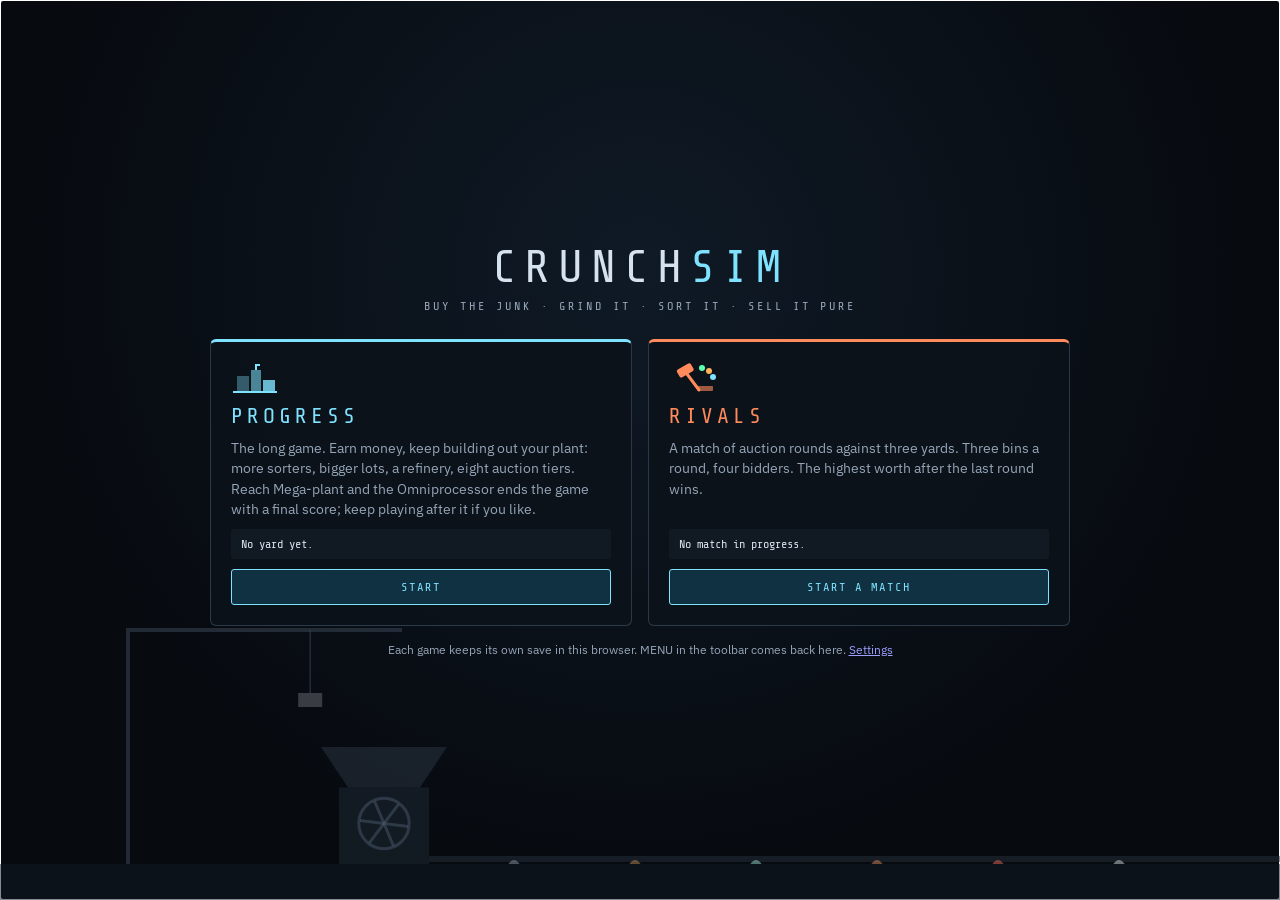
<file: index.html>
<!doctype html>
<html lang="en">
<head>
  <meta charset="utf-8">
  <meta name="viewport" content="width=device-width, initial-scale=1">
  <title>CrunchSim</title>
  <meta name="description" content="CrunchSim: a scientific simulator of how industry crushes, shreds, mills and sorts materials into bits. Jaw crushers to cryogenic mills, aluminum to water.">
  <meta name="theme-color" content="#070a0f">
  <link rel="icon" href="data:image/svg+xml,<svg xmlns='http://www.w3.org/2000/svg' viewBox='0 0 100 100'><rect width='100' height='100' rx='16' fill='%23070a0f'/><path d='M22 30h56v12H22zM30 58h40v12H30z' fill='%237fe3ff'/><path d='M46 44l8 12-8 2z' fill='%23ffb25c'/></svg>">
  <link rel="preconnect" href="https://fonts.googleapis.com">
  <link rel="preconnect" href="https://fonts.gstatic.com" crossorigin>
  <link href="https://fonts.googleapis.com/css2?family=Share+Tech+Mono&family=IBM+Plex+Sans:wght@400;500;600&display=swap" rel="stylesheet">
  <link rel="stylesheet" href="css/style.css?v=5ace64072f">
</head>
<body>
<!-- shown only when css/style.css did not load (the page opened on its own, without its css/ and js/ folders) -->
<div id="asset-warn" style="font:16px/1.5 system-ui,sans-serif;max-width:640px;margin:40px auto;padding:20px;border:2px solid #ffb25c;border-radius:8px;background:#fff8ef;color:#222">
  <b>CrunchSim could not load its files.</b><br>
  This page needs the <code>css</code> and <code>js</code> folders next to it, so it does not work opened on its own.
  Play it at <a href="https://jackgary86-dev.github.io/CrunchSim/">jackgary86-dev.github.io/CrunchSim</a>,
  or open <code>dist/artifact.html</code> (one file, no css/js folders needed; <code>python tools/build.py</code> makes it, and it still loads its fonts from Google Fonts, so offline it falls back to system fonts).
</div>
<div id="app">
  <header id="top">
    <div class="brand"><span class="logo">CRUNCH<b>SIM</b></span><span class="sub">COMMINUTION &amp; RECYCLING SIMULATOR</span></div>
    <div class="tele clock"><span class="lbl">PLANT CLOCK</span><span id="clock" class="val">T+00:00:00</span></div>
    <div class="tele"><span class="lbl">BANK</span><span id="money" class="val amber">$0</span></div>
    <div class="tele"><span class="lbl">NET WORTH</span><span id="worth" class="val">$0</span></div>
    <div class="tele"><span class="lbl">RANK</span><span id="rank" class="val cyan">Scrapyard</span></div>
    <div class="tele hide-narrow"><span class="lbl">PROCESSED</span><span id="tonnes" class="val">0 t</span></div>
    <div class="runbox">
      <button id="btn-run" class="primary" type="button">&#9654; RUN BATCH</button>
      <button id="btn-stop" type="button" disabled>&#9632; STOP</button>
      <div class="speed"><span class="lbl">SIM SPEED</span>
        <button type="button" class="spd on" data-speed="1">1&times;</button>
        <button type="button" class="spd" data-speed="10">10&times;</button>
        <button type="button" class="spd" data-speed="60">60&times;</button>
      </div>
      <div class="progress" title="Batch progress"><div id="prog"></div></div>
      <span id="run-net" class="num small"></span>
    </div>
    <div class="spacer"></div>
    <button id="btn-mute" class="icon" type="button" aria-label="Sound is on: turn it off" title="Sound on/off (M)">&#128266;</button>
    <button id="btn-settings" class="icon" type="button" aria-label="Settings" title="Settings">&#9881;</button>
    <button id="btn-help" class="icon" type="button" aria-label="How to play" title="How to play">?</button>
  </header>

  <aside id="left">
    <section class="panel" id="feed-panel">
      <h2>Feed</h2>
      <div class="row"><label for="feed-preset">Preset</label><select id="feed-preset"></select></div>
      <div id="feed-comp"></div>
      <div class="row">
        <label for="feed-tons">Batch</label>
        <input type="range" id="feed-tons" min="1" max="100" step="1" value="15">
        <span id="feed-tons-v" class="num">15 t</span>
      </div>
      <div id="feed-lock" class="small hidden">WHAT IS LOADED &middot; material comes only from auction lots and your MISC bucket. Win a lot in the Auction, or RE-RUN a bucket from the plant screen. Only the batch size is yours to set.</div>
      <div id="feed-info" class="small"></div>
      <div id="mat-info" class="matinfo"></div>
    </section>
    <section class="panel" id="line-panel">
      <h2>Flowsheet</h2>
      <div class="row"><label for="line-preset">Preset line</label><select id="line-preset"></select></div>
      <div id="line-nodes"></div>
      <div class="row addrow">
        <select id="add-machine"></select>
        <button id="btn-add" type="button">+ ADD</button>
      </div>
    </section>
    <section class="panel" id="bank-panel">
      <h2>Next purchase &amp; upgrades</h2>
      <div class="readouts two" id="bank-readouts"></div>
      <div class="rankbar"><span id="rank-from"></span><div class="track"><i id="rank-fill"></i></div><span id="rank-to"></span></div>
      <h3>Next purchase</h3>
      <div id="next-buy"></div>
      <h3>Plant upgrades</h3>
      <div id="plant-upgrades"></div>
      <button id="btn-newgame" type="button" class="danger" title="Wipe this Rivals match and start a new one (Progress is never wiped)">RESTART RIVALS</button>
    </section>
  </aside>

  <main id="center">
    <div id="cam-wrap">
      <canvas id="cam"></canvas>
      <div id="cam-title"><span id="cam-name">NO MACHINE</span><span id="cam-cat"></span></div>
      <div id="cam-status" class="hidden"></div>
      <div id="cam-hint" class="small">MACHINE CAM &middot; click a flowsheet node to view it</div>
      <div id="scorecard" class="hidden" role="status" aria-live="polite"></div>
    </div>
    <section class="panel" id="machine-panel">
      <div class="mhead">
        <h2 id="m-name">Machine</h2>
        <div class="mbtns">
          <span id="m-wear" class="small"></span>
          <button id="btn-buy" type="button" class="buy hidden">BUY</button>
          <button id="btn-upgrade" type="button" class="buy" title="Raise this machine type one level: +20% capacity, +6% efficiency, +30% liner life, +10% power">UPGRADE</button>
          <button id="btn-service" type="button" title="Replace wear parts">SERVICE</button>
          <label id="m-autosvc-wrap" class="chk-auto hidden" title="Pay for new wear parts automatically when this node reaches 80% wear"><input type="checkbox" id="m-autosvc"> AUTO</label>
          <button id="btn-remove" type="button" class="danger">REMOVE</button>
        </div>
      </div>
      <div class="row"><label for="m-src">Input</label><select id="m-src"></select></div>
      <div id="m-settings"></div>
      <div id="m-mech" class="mech"></div>
      <p id="m-how" class="how"></p>
      <div class="bestavoid">
        <div><b class="ok">BEST FOR</b> <span id="m-best"></span></div>
        <div><b class="bad">AVOID</b> <span id="m-avoid"></span></div>
      </div>
    </section>
  </main>

  <aside id="right">
    <section class="panel" id="tele-panel">
      <h2>Telemetry <span id="tele-node" class="tag"></span></h2>
      <div class="readouts" id="readouts"></div>
      <div class="chart-wrap">
        <canvas id="psd"></canvas>
        <div class="legend"><span class="k in">FEED</span><span class="k out">PRODUCT</span><span class="k p80">P80</span></div>
      </div>
      <div id="mat-table"></div>
      <div id="warnings"></div>
    </section>
    <section class="panel" id="plant-panel">
      <h2>Plant</h2>
      <div class="readouts" id="plant-readouts"></div>
      <h3>Product bins <span class="small">per tonne of feed</span></h3>
      <div id="bins"></div>
    </section>
    <section class="panel" id="log-panel">
      <h2>Event log</h2>
      <div id="log" role="log" aria-live="polite" aria-label="Event log"></div>
    </section>
  </aside>
</div>

<div id="help" class="modal hidden">
  <div class="modal-box">
    <button class="close" id="btn-help-close" type="button" aria-label="Close">&times;</button>
    <h2>CrunchSim</h2>
    <p>A simulator of how industry crunches stuff into bits, played as a plant-building score game. Grinding earns credits into your bank. The bank buys machines and upgrades. Your score is your net worth.</p>
    <ol>
      <li><b>Two games.</b> PROGRESS is the long game: earn money and keep building out your plant from the auction board (six price tiers, eight once your rank opens the $1M and $10M lots). At the top rank you can buy the Omniprocessor, the end game: it sorts every material in one pass, and the END GAME card shows your final score (your net worth, rank and lifetime totals). KEEP PLAYING closes the card and the yard carries on. RIVALS is a match of auction rounds (12 by default) against three rival yards: three bins a round, four bidders, whoever goes home without a bin runs one batch of their MISC bin, and the highest worth after the last round wins. Each keeps its own save. MENU in the toolbar goes back to the title screen; RESTART RIVALS starts a new match (a Progress yard is never wiped).</li>
      <li><b>Auction.</b> Material comes only from the scrap auction, or from re-running your own MISC bucket. The board shows one lot per price tier, from $1k to $100k, plus a $1M tier from Plant operator and a $10M tier from Industrial group, and each tier deals scrap the next machine can sort: pallets and office clear-outs (a magnet) at $1k, old windows (a water tank) from $3k, tires and white goods, car hulks, zorba, and circuit boards and gold-plated pins at $100k. Lots are sold on the seller&rsquo;s declaration; the weighbridge tells the truth when the batch starts. A won lot waits in the yard and feeds batch after batch until it runs out; LOAD picks which lot runs next. The Loaded card shows what is loaded; only the batch size is yours to set.</li>
      <li><b>The plant.</b> The main screen shows your stations left to right in the order you placed them, three at a time (the arrows page through longer lines). Each station shows its machine at work, the bins it fills and what is left over moving on to the next station. Click a station to sit down at it: the machine cam, its settings, upgrades and telemetry, with CLOSE to get back.</li>
      <li><b>Flowsheet.</b> Open PLANT in the toolbar to add machines (NEXT PURCHASE there names the best one). Each one takes its input from the head feed or from an output port of an earlier machine. Separators have two output ports: one fills a bin, the other can feed the next station.</li>
      <li><b>Buckets.</b> The last section, END RESULT IN BUCKETS, holds what your batches made. A sorted material (90% pure or better) has its own bucket: SELL it, or RE-RUN it as the next batch's feed at no feed cost. Everything not yet separated sits in MISC: RE-RUN it through different machines. A re-run keeps its shred size and enters past the shredders; pick another entry station above the plant if you like. The Sell drawer sells at your own price.</li>
      <li><b>Run.</b> The batch is processed at the rate the slowest machine allows. The plant clock, power, nitrogen, wear and product value are tracked live. Power and consumables are paid as the batch runs; the products land in the buckets, and money comes in when you SELL them.</li>
      <li><b>Upgrade.</b> You start with a hammermill shredder, a magnetic drum and a few thousand dollars. Only sorted material sells: a bucket must be 90% one material, and purer buckets pay more. NEXT PURCHASE in the Plant drawer ranks the sorters, or pairs of sorters, that would add the most margin. Buy other machines from the Plant drawer, raise a machine type's level for more capacity and efficiency, buy plant upgrades for bigger batches and cheaper power. Net worth is bank plus everything you own, and it sets your rank.</li>
    </ol>
    <h3>The science in the numbers</h3>
    <ul>
      <li><b>P80</b> is the size that 80 % of the mass passes. The <b>reduction ratio</b> is feed P80 over product P80.</li>
      <li><b>Specific energy</b> follows Bond's law: E = 10 &middot; Wi &middot; (1/&radic;P80 &minus; 1/&radic;F80) kWh/t with sizes in micrometres, divided by machine efficiency and by how well the machine's mechanism (compression, impact, shear, attrition, cutting, hydraulic shear) actually breaks that material.</li>
      <li><b>Brittle</b> things (rock, glass, cast iron, zinc) fracture under compression and impact. <b>Ductile</b> metals bend and ball up: they need shear or cutting. <b>Fibrous</b> wood is cut or hammered. <b>Elastomers</b> bounce unless cooled below their glass transition. <b>Gels</b> are sheared through micron gaps. <b>Liquids</b> cannot be crushed at all: freeze them, or atomize them.</li>
      <li><b>Separators</b> sort instead of breaking: magnets take ferrous, eddy currents fling conductors, air lifts light fluff, screens size, and a heavy liquid floats aluminum off zinc, brass and copper.</li>
    </ul>
    <p class="small">Keys: <b>Space</b> run/stop &middot; <b>1 2 3</b> speed &middot; <b>M</b> sound &middot; <b>Esc</b> closes a drawer or station. Everything else (auction, market, jobs, bank, rivals, plant report, event log) opens from the toolbar. Progress is saved in your browser.</p>
    <p class="small">See your plant in 3D: the <a href="plant3d.html">plant floor demo</a> lays the flowsheet out as belts, machines and bins and can load your saved line.</p>
    <h3>Sources</h3>
    <ul id="sources" class="small"></ul>
  </div>
</div>

<script src="js/data.js?v=13b9ad1bd4"></script>
<script src="js/sim.js?v=f498f1cc07"></script>
<script src="js/audio.js?v=4be5e6d2ca"></script>
<script src="js/cam.js?v=31a0143aae"></script>
<script src="js/scenes-a.js?v=c6fcdb1f5d"></script>
<script src="js/scenes-b.js?v=103592bf12"></script>
<script src="js/score.js?v=7561daceb9"></script>
<script src="js/app.js?v=b2e48a1e13"></script>
<script src="js/modules/market.js?v=39be413550"></script>
<script src="js/modules/inventory.js?v=37d917ef80"></script>
<script src="js/modules/auction.js?v=1bf54bc57e"></script>
<script src="js/modules/missions.js?v=bfffa2cfdc"></script>
<script src="js/modules/floor.js?v=96f87edaf0"></script>
<script src="js/modules/onboarding.js?v=f8437dd2af"></script>
<script src="js/modules/blueprints.js?v=112d06794d"></script>
<script src="js/modules/playbooks.js?v=041741f41b"></script>
<script src="js/modules/economics.js?v=567aaaaa12"></script>
<script src="js/modules/facility.js?v=b16666e2b5"></script>
<script src="js/modules/rivals.js?v=81855eccc4"></script>
<script src="js/modules/endgame.js?v=6736f5344f"></script>
<script src="js/modules/refinery.js?v=7e2f22497a"></script>
<script src="js/modules/slots.js?v=a77fb059f0"></script>
<script src="js/modules/round.js?v=0449367792"></script>
<script src="js/modules/autorun.js?v=91a9b3d243"></script>
<script src="js/modules/milestones.js?v=806168a811"></script>
<script src="js/modules/saveio.js?v=6a556cd1c6"></script>
<script src="js/modules/guide.js?v=ff5b06c575"></script>
<script src="js/modules/overlays.js?v=f8705f9d42"></script>
<script src="js/modules/layout.js?v=051938a818"></script>
<script src="js/modules/modes.js?v=7e24617dee"></script>
</body>
</html>
</file>
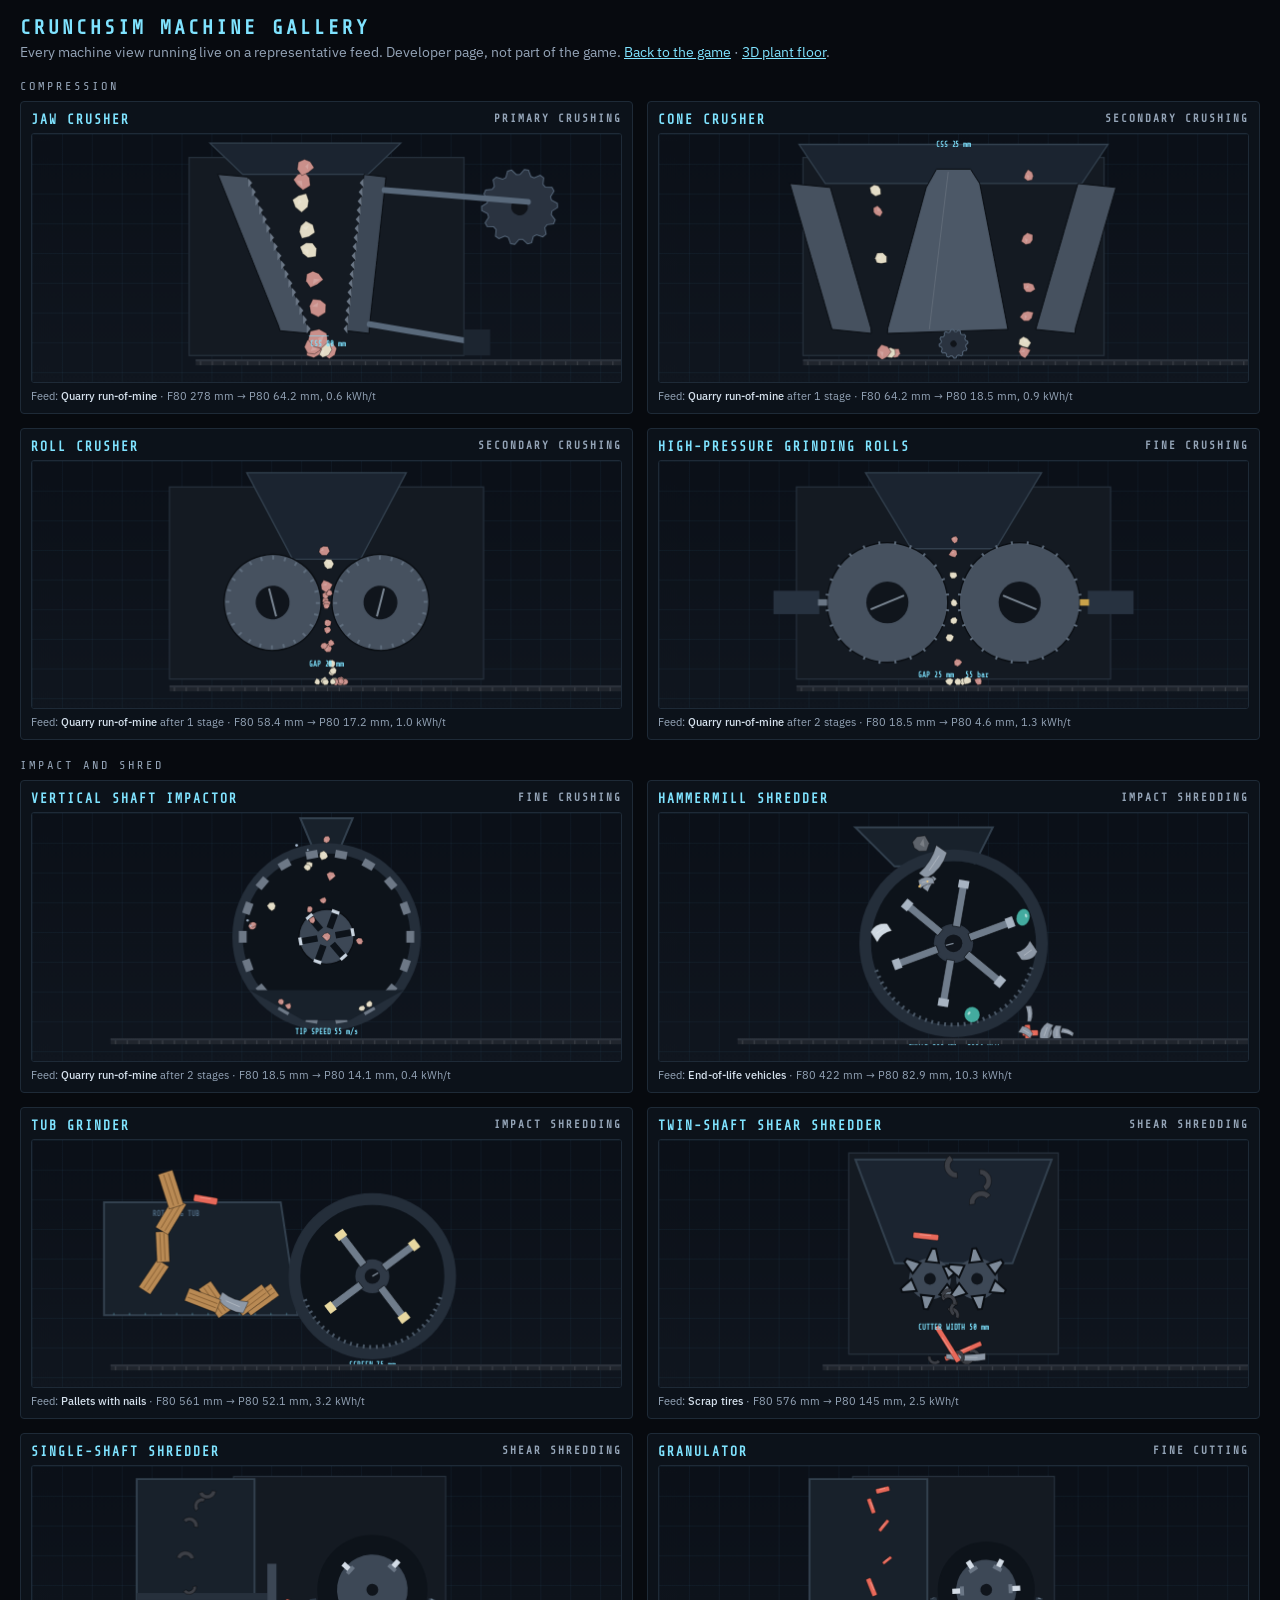
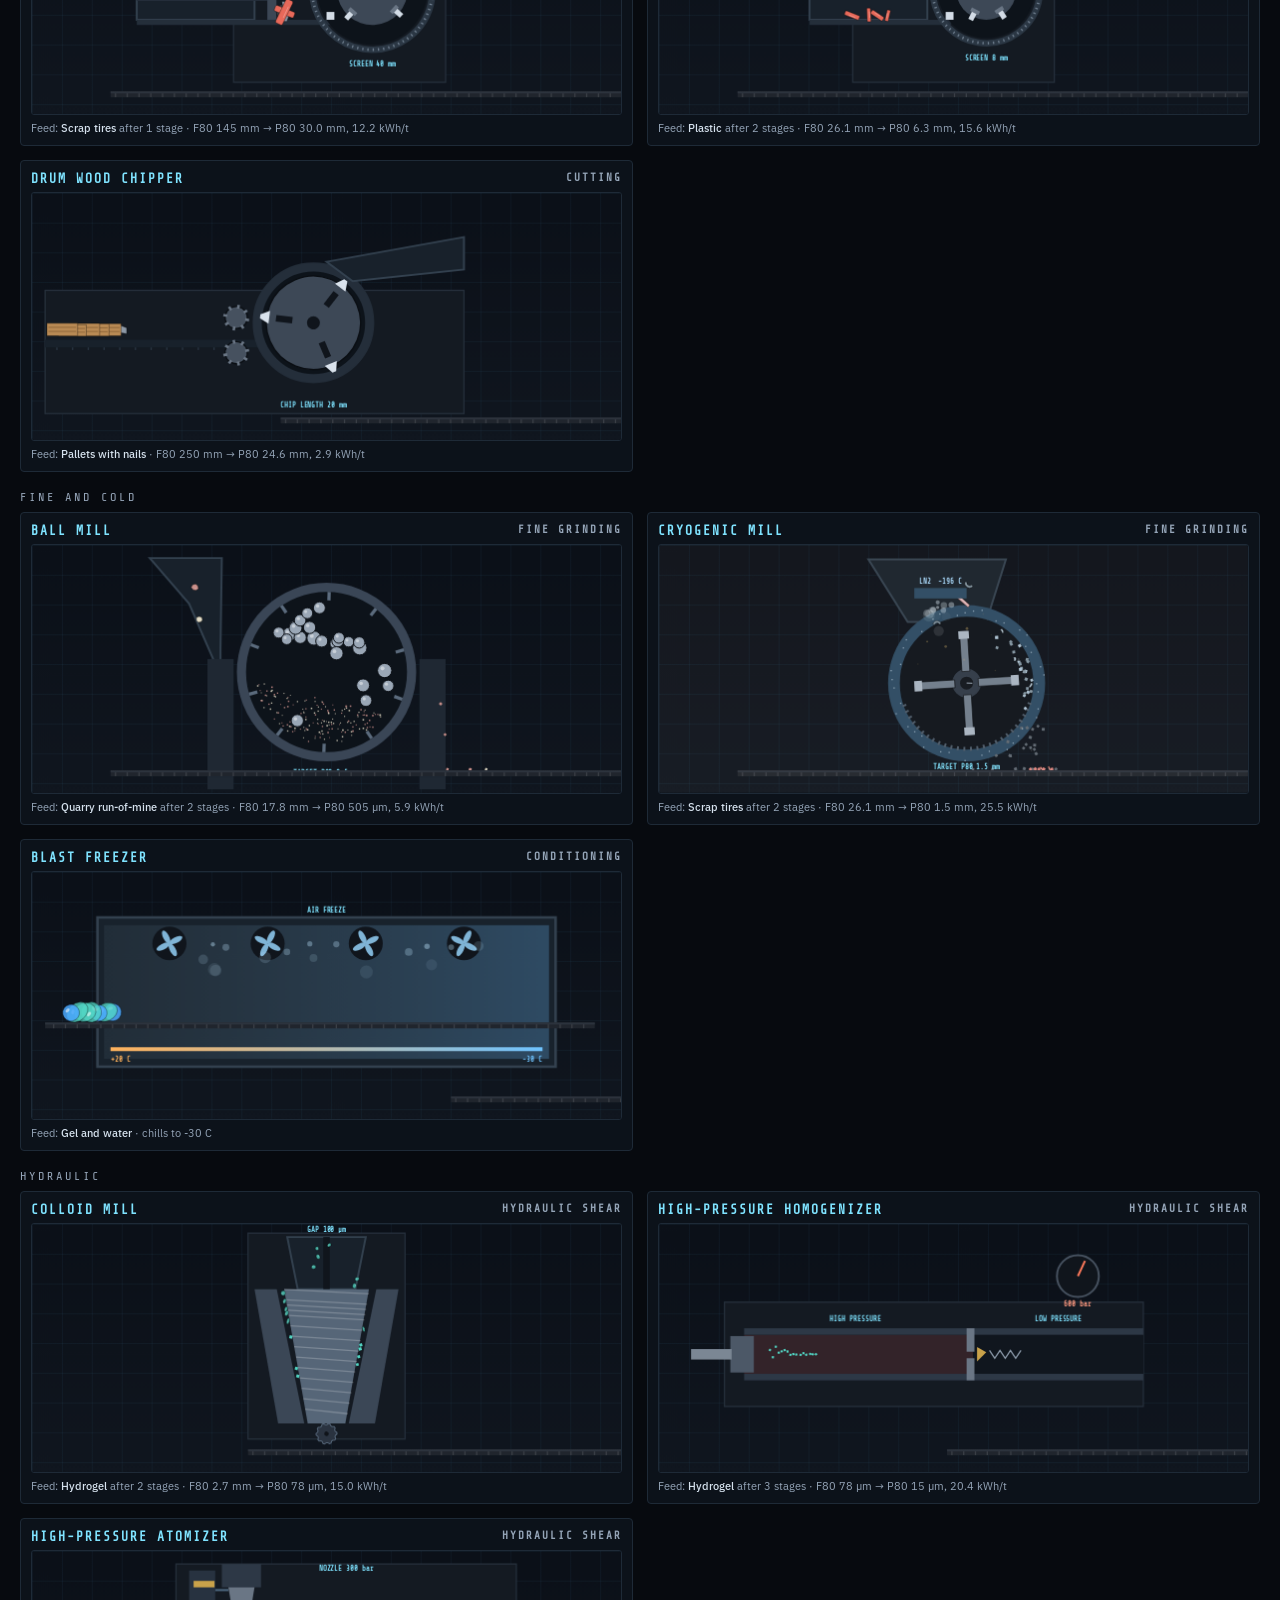
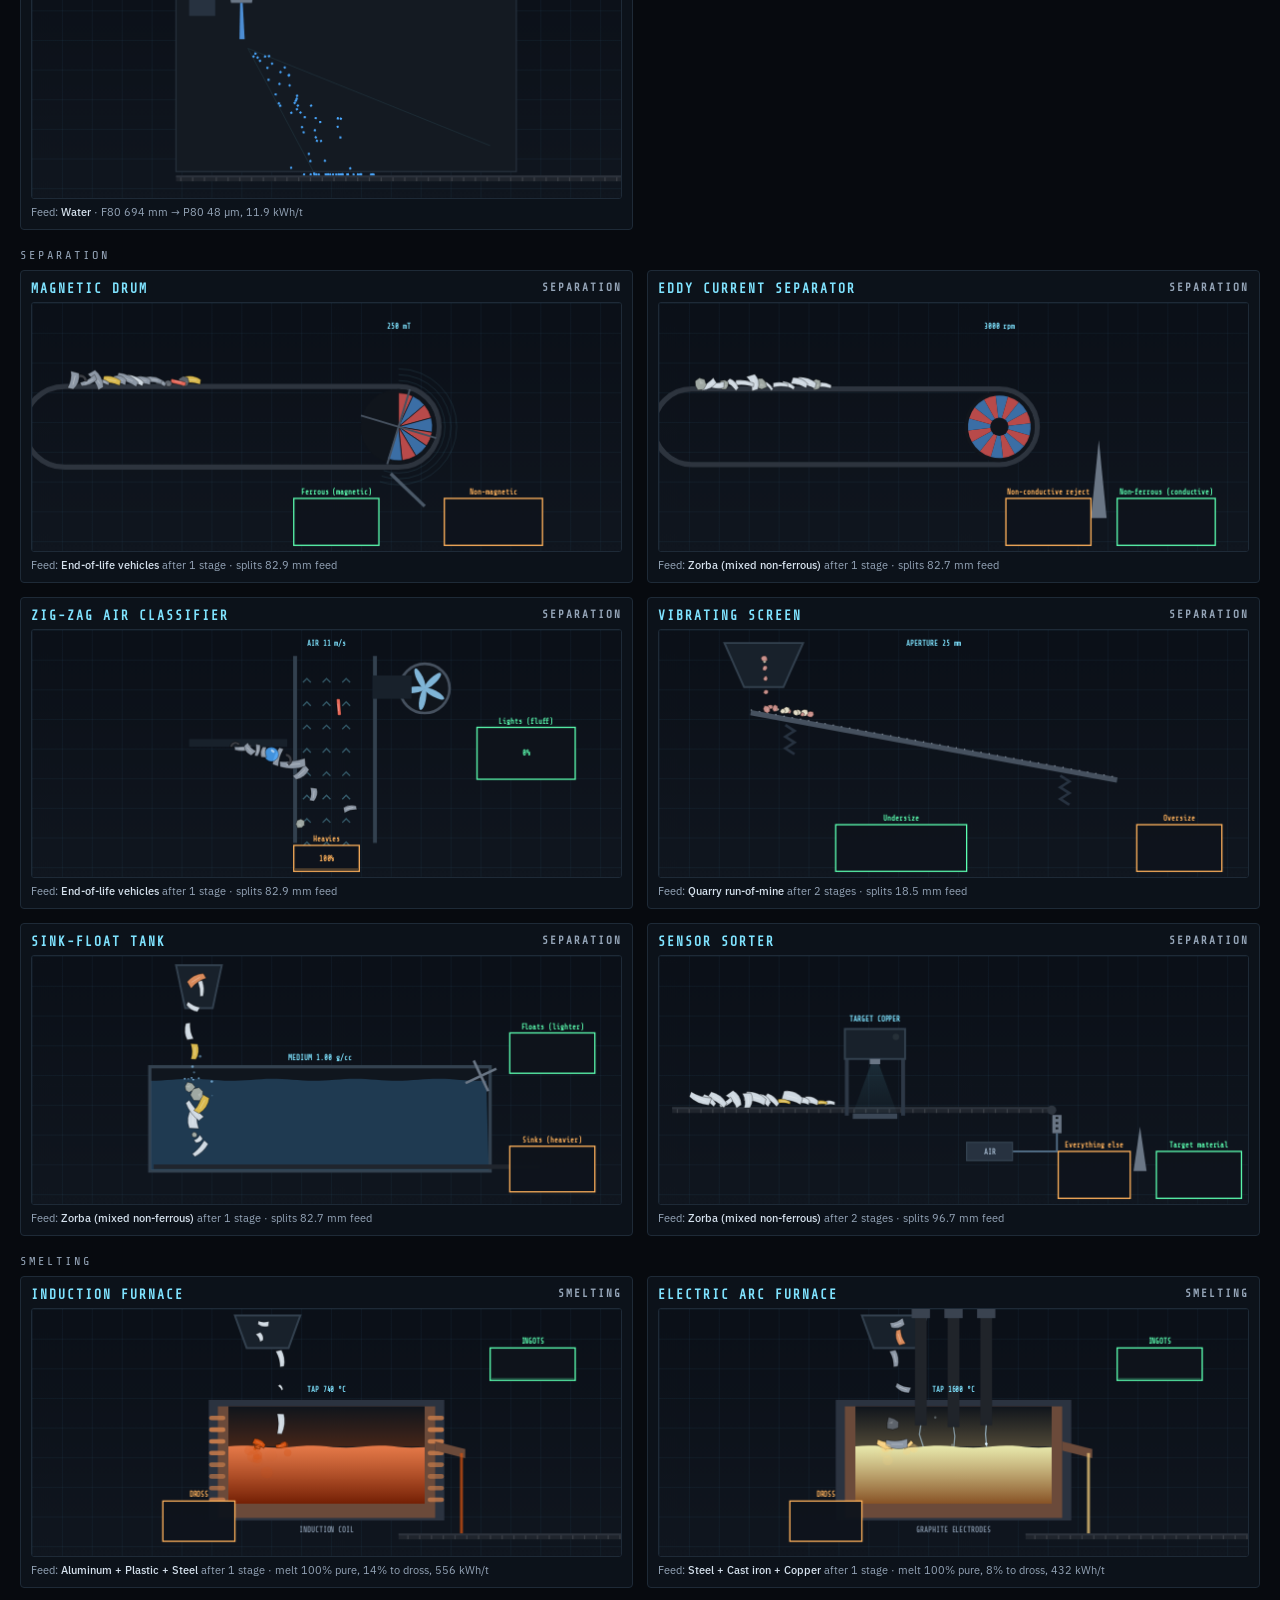
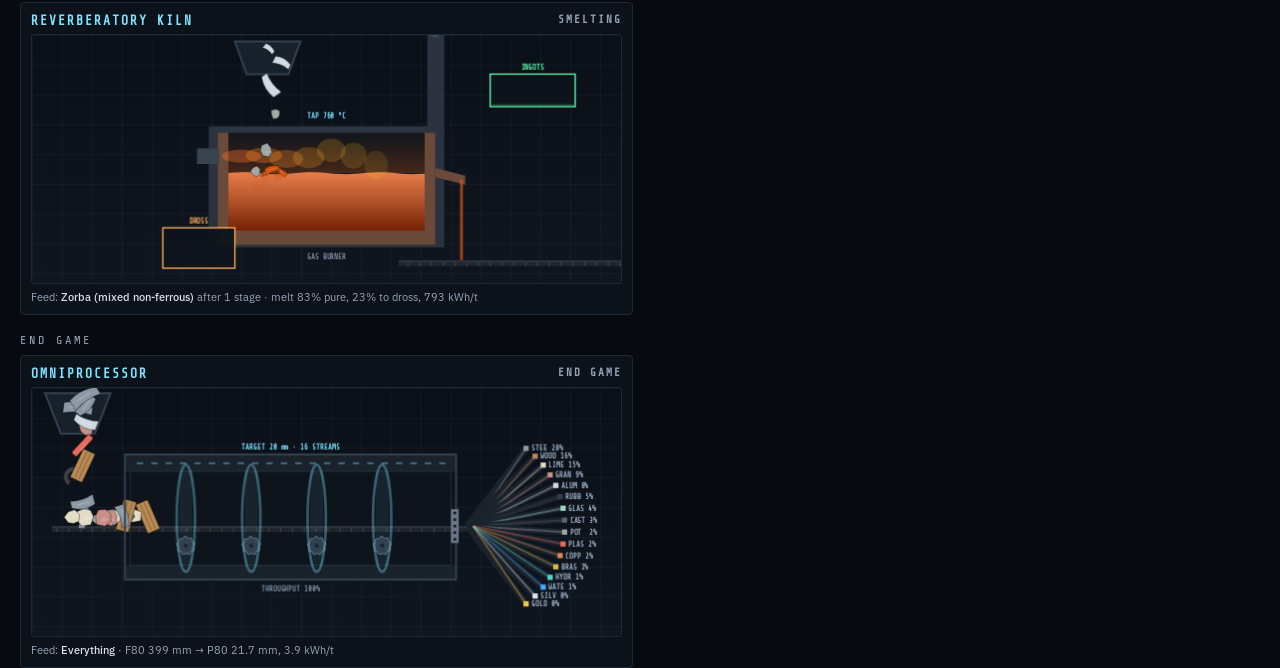
<file: gallery.html>
<!doctype html>
<html lang="en">
<head>
  <meta charset="utf-8">
  <meta name="viewport" content="width=device-width, initial-scale=1">
  <title>CrunchSim gallery</title>
  <link href="https://fonts.googleapis.com/css2?family=Share+Tech+Mono&family=IBM+Plex+Sans:wght@400;500;600&display=swap" rel="stylesheet">
  <link rel="stylesheet" href="css/style.css?v=5ace64072f">
  <style>
    body { overflow: auto; padding: 16px 20px; }
    h1 { font-family: var(--mono); letter-spacing: 3px; color: var(--cyan); font-size: 20px; margin: 0 0 4px; }
    .lead { color: var(--muted); margin: 0 0 14px; }
    .group { font-family: var(--mono); letter-spacing: 3px; color: var(--muted); font-size: 12px; text-transform: uppercase; margin: 18px 0 8px; }
    .grid { display: grid; grid-template-columns: repeat(auto-fill, minmax(min(440px, 100%), 1fr)); gap: 14px; }
    .tile { border: 1px solid var(--line); border-radius: 4px; background: var(--panel); padding: 8px 10px 10px; }
    .tile canvas { width: 100%; aspect-ratio: 900 / 380; display: block; background: #0b1018; border: 1px solid var(--line); border-radius: 3px; }
    .tile h3 { margin: 2px 0 6px; font-family: var(--mono); color: var(--cyan); font-size: 13px; letter-spacing: 2px; display: flex; justify-content: space-between; }
    .tile h3 span { color: var(--muted); font-size: 11px; }
    .tile .meta { font-size: 11px; color: var(--muted); margin-top: 6px; }
    .tile .meta b { color: var(--text); font-weight: 500; }
  </style>
</head>
<body>
  <h1>CRUNCHSIM MACHINE GALLERY</h1>
  <p class="lead">Every machine view running live on a representative feed. Developer page, not part of the game. <a href="index.html" style="color:var(--cyan)">Back to the game</a> &middot; <a href="plant3d.html" style="color:var(--cyan)">3D plant floor</a>.</p>
  <div id="root"></div>

  <script src="js/data.js?v=13b9ad1bd4"></script>
  <script src="js/sim.js?v=f498f1cc07"></script>
  <script src="js/cam.js?v=31a0143aae"></script>
  <script src="js/scenes-a.js?v=c6fcdb1f5d"></script>
  <script src="js/scenes-b.js?v=103592bf12"></script>
  <script>
    (function () {
      const CS = window.CS, MACHINES = CS.MACHINES, GROUPS = CS.MACHINE_GROUPS, FEEDS = CS.FEEDS, Sim = CS.Sim;
      // representative feed per machine, and the stages that pre-reduce it so the machine accepts it
      const FEED = { jaw: 'quarry', cone: 'quarry', roll: 'quarry', hpgr: 'quarry', vsi: 'quarry', hammer: 'elv', tub: 'pallets', twin: 'tires', single: 'tires', granulator: { plastic: 1 }, chipper: 'pallets', ball: 'quarry', cryo: 'tires', freezer: 'lab', colloid: 'gel', homog: 'gel', atomizer: 'water', magnet: 'elv', eddy: 'zorba', air: 'elv', screen: 'quarry', sinkfloat: 'zorba', sensor: 'zorba', induction: { aluminum: 0.9, plastic: 0.06, steel: 0.04 }, arc: { steel: 0.85, castiron: 0.1, copper: 0.05 }, kiln: 'zorba', omni: 'everything' };
      const PRE = { cone: ['jaw'], roll: ['jaw'], hpgr: ['jaw', 'cone'], vsi: ['jaw', 'cone'], single: ['twin'], granulator: ['twin', 'single'], ball: ['jaw', 'cone'], cryo: ['twin', 'single'], colloid: ['single', 'granulator'], homog: ['single', 'granulator', 'colloid'], magnet: ['hammer'], eddy: ['hammer'], air: ['hammer'], screen: ['jaw', 'cone'], sinkfloat: ['hammer'], sensor: ['twin', 'sinkfloat'], induction: ['twin'], arc: ['twin'], kiln: ['twin'] };
      const root = document.getElementById('root'), cams = [];
      for (const [grp, ids] of GROUPS) {
        const h = document.createElement('div'); h.className = 'group'; h.textContent = grp; root.appendChild(h);
        const grid = document.createElement('div'); grid.className = 'grid'; root.appendChild(grid);
        for (const id of ids) {
          const M = MACHINES[id];
          const comp = typeof FEED[id] === 'string' ? FEEDS[FEED[id]].comp : FEED[id];
          const line = (PRE[id] || []).map(function (m) { return Sim.makeNode(m, {}, 'feed'); });
          // after a separator the next stage takes what it rejected (the sinks of a 2.9 g/cc float carry the copper)
          const outPort = function (n) { return MACHINES[n.m].kind === 'separator' ? 'residue' : 'product'; };
          line.forEach(function (n, i) { if (i > 0) n.src = { uid: line[i - 1].uid, port: outPort(line[i - 1]) }; });
          line.push(Sim.makeNode(id, {}, line.length ? { uid: line[line.length - 1].uid, port: outPort(line[line.length - 1]) } : 'feed'));
          const ev = Sim.evalLine(line, comp), inf = ev.nodes[ev.nodes.length - 1];
          const compList = []; for (const m in inf.inStream.m) { const k = Sim.sum(inf.inStream.m[m]); if (k > 0) compList.push([m, k]); }
          const st = { M: M, s: line[line.length - 1].settings, running: true, load: 0.6, comp: compList, perMat: inf.perMat, F80: inf.F80, P80: inf.P80, topMm: inf.topMm || inf.P80 * 1.5, temp: Math.max(inf.inStream.temp, M.coldLevel ? 1 : 0), kind: inf.kind };
          const tile = document.createElement('div'); tile.className = 'tile';
          const feedName = typeof FEED[id] === 'string' ? FEEDS[FEED[id]].name : Object.keys(FEED[id]).map(function (m) { return CS.MATERIALS[m].name; }).join(' + ');
          const sizes = inf.kind === 'comminution' ? 'F80 ' + fmt(inf.F80) + ' → P80 ' + fmt(inf.P80) + ', ' + inf.eT.toFixed(1) + ' kWh/t' : (inf.kind === 'separator' ? 'splits ' + fmt(inf.F80) + ' feed' : inf.kind === 'furnace' ? 'melt ' + Math.round(inf.purity * 100) + '% pure, ' + Math.round(inf.drossFrac * 100) + '% to dross, ' + inf.eT.toFixed(0) + ' kWh/t' : 'chills to -30 C');
          tile.innerHTML = '<h3>' + M.name.toUpperCase() + '<span>' + M.cat.toUpperCase() + '</span></h3><canvas></canvas><div class="meta">Feed: <b>' + feedName + '</b>' + (line.length > 1 ? ' after ' + (line.length - 1) + ' stage' + (line.length > 2 ? 's' : '') : '') + ' · ' + sizes + '</div>';
          grid.appendChild(tile);
          const cam = new CS.Cam(tile.querySelector('canvas')); cam.setState(st); cams.push(cam);
        }
      }
      function fmt(mm) { return mm >= 1 ? (mm >= 100 ? mm.toFixed(0) : mm.toFixed(1)) + ' mm' : (mm * 1000).toFixed(0) + ' µm'; }
      let last = performance.now();
      const still = CS.reduceMotion();   // #282: still frames, as in the game with Reduce motion on
      function tick(now) { const dt = still ? 0 : Math.min(0.05, (now - last) / 1000); last = now; for (let i = 0; i < cams.length; i++) cams[i].frame(dt); requestAnimationFrame(tick); }
      requestAnimationFrame(tick);
      window.addEventListener('resize', function () { cams.forEach(function (c) { c.resize(); }); });
    })();
  </script>
</body>
</html>
</file>
<file: css/style.css>
:root {
  color-scheme: dark;   /* #258: native scrollbars and controls follow the dark theme */
  --bg: #070a0f;
  --panel: #0c121a;
  --panel-2: #111923;
  --line: #1e2a37;
  --line-2: #2a3a4b;
  --text: #d6e2ee;
  --muted: #95a5b8;   /* #69: stronger contrast for secondary text */
  --cyan: #7fe3ff;
  /* #134: one type scale and one spacing scale for every panel */
  --fs-1: 11px; --fs-2: 12px; --fs-3: 13px; --fs-4: 14px; --fs-5: 18px;
  --sp-1: 4px; --sp-2: 8px; --sp-3: 12px; --sp-4: 16px;
  --green: #5cffb1;
  --amber: #ffb25c;
  --red: #ff5c6c;
  --mono: "Share Tech Mono", ui-monospace, "Cascadia Mono", Consolas, monospace;
  --sans: "IBM Plex Sans", system-ui, -apple-system, "Segoe UI", Roboto, sans-serif;
}
* { box-sizing: border-box; }
html, body { height: 100%; margin: 0; background: var(--bg); color: var(--text); font-family: var(--sans); font-size: 14px; }   /* #69: a step larger */
body { overflow: hidden; }
button, select, input { font-family: inherit; font-size: inherit; color: inherit; }
button { background: var(--panel-2); border: 1px solid var(--line-2); border-radius: 3px; padding: 5px 10px; cursor: pointer; letter-spacing: 1px; font-family: var(--mono); font-size: 12px; }
button:hover { border-color: var(--cyan); color: var(--cyan); }
button:disabled { opacity: .4; cursor: not-allowed; border-color: var(--line); color: var(--text); }
button.primary { background: #103142; border-color: var(--cyan); color: var(--cyan); }
button.primary:hover { background: #164055; }
button.danger:hover { border-color: var(--red); color: var(--red); }
button.icon { width: 32px; height: 32px; padding: 0; text-align: center; }
select { background: var(--panel-2); border: 1px solid var(--line-2); border-radius: 3px; padding: 4px 6px; max-width: 100%; }
input[type=range] { -webkit-appearance: none; appearance: none; height: 4px; background: var(--line-2); border-radius: 2px; outline: none; flex: 1; min-width: 60px; }
input[type=range]:focus-visible { outline: 2px solid var(--cyan); outline-offset: 4px; }   /* #198: outline:none above took the only focus cue */
input[type=range]::-webkit-slider-thumb { -webkit-appearance: none; width: 12px; height: 12px; border-radius: 50%; background: var(--cyan); border: 2px solid var(--panel); cursor: pointer; }
input[type=range]::-moz-range-thumb { width: 12px; height: 12px; border-radius: 50%; background: var(--cyan); border: 2px solid var(--panel); cursor: pointer; }
.hidden { display: none !important; }
.small { font-size: var(--fs-2); color: var(--muted); line-height: 1.4; }
.num { font-family: var(--mono); }
.ok { color: var(--green); } .bad { color: var(--red); } .warn { color: var(--amber); } .amber { color: var(--amber); } .cyan { color: var(--cyan); }

/* ---------- layout ---------- */
#app { display: grid; height: 100%; grid-template-rows: 54px 1fr; grid-template-columns: 300px minmax(420px, 1fr) 340px; grid-template-areas: "top top top" "left center right"; }
#top { grid-area: top; display: flex; align-items: center; gap: 22px; padding: 0 14px; border-bottom: 1px solid var(--line); background: linear-gradient(180deg, #0d141d, #090e14); position: relative; }
#top::after { content: ""; position: absolute; left: 0; right: 0; bottom: -1px; height: 1px; background: linear-gradient(90deg, transparent, var(--cyan), transparent); opacity: .5; }
#left, #right { overflow-y: auto; padding: 10px; display: flex; flex-direction: column; gap: 10px; }
#left { grid-area: left; border-right: 1px solid var(--line); }
#right { grid-area: right; border-left: 1px solid var(--line); }
#center { grid-area: center; display: flex; flex-direction: column; gap: 10px; padding: 10px; overflow: hidden; min-width: 0; }

.brand { display: flex; flex-direction: column; line-height: 1; }
.logo { font-family: var(--mono); font-size: 22px; letter-spacing: 2px; color: var(--cyan); }
.logo b { color: var(--text); font-weight: 400; }
.sub { font-size: 10px; letter-spacing: 3px; color: var(--muted); margin-top: 3px; }
.tele { display: flex; flex-direction: column; line-height: 1.1; }
.tele .lbl, .lbl { font-size: 10px; letter-spacing: 2px; color: var(--muted); }
.tele .val { font-family: var(--mono); font-size: 18px; }
.runbox { display: flex; align-items: center; gap: 8px; }
.speed { display: flex; align-items: center; gap: 4px; margin-left: 6px; }
.speed .lbl { margin-right: 4px; }
.spd { padding: 4px 7px; }
.spd.on { border-color: var(--green); color: var(--green); }
.progress { width: 120px; height: 6px; background: var(--line); border-radius: 3px; overflow: hidden; margin-left: 6px; }
#prog { height: 100%; width: 0; background: var(--green); transition: width .2s linear; }
.spacer { flex: 1; }
#btn-run.running { border-color: var(--red); color: var(--red); background: #3a1118; }

/* ---------- panels ---------- */
.panel { background: var(--panel); border: 1px solid var(--line); border-radius: 4px; padding: 10px 12px; position: relative; min-width: 0; }
.panel select, .panel input[type=text] { max-width: 100%; }
.panel::before, .panel::after { content: ""; position: absolute; width: 10px; height: 10px; border-color: var(--line-2); border-style: solid; }
.panel::before { top: -1px; left: -1px; border-width: 2px 0 0 2px; }
.panel::after { bottom: -1px; right: -1px; border-width: 0 2px 2px 0; }
.panel h2 { font-family: var(--mono); font-size: 12px; letter-spacing: 3px; text-transform: uppercase; color: var(--cyan); margin: 0 0 8px; display: flex; align-items: center; gap: 8px; }
.panel h3 { font-family: var(--mono); font-size: 11px; letter-spacing: 2px; text-transform: uppercase; color: var(--muted); margin: 12px 0 6px; }
.row { display: flex; align-items: center; gap: 8px; margin: 6px 0; }
.row label { width: 74px; flex: none; font-size: 11px; color: var(--muted); letter-spacing: 1px; text-transform: uppercase; }
.row select { flex: 1 1 0; min-width: 0; width: 0; }
.tag { font-size: 11px; letter-spacing: 1px; color: var(--muted); border: 1px solid var(--line-2); padding: 1px 6px; border-radius: 2px; }

/* feed composition */
.mat { display: grid; grid-template-columns: 82px 1fr 44px; align-items: center; gap: 8px; margin: 3px 0; }
.mat .name { font-size: 12px; cursor: pointer; display: flex; align-items: center; gap: 6px; white-space: nowrap; }
.mat .name:hover { color: var(--cyan); }
.mat .name i { width: 9px; height: 9px; border-radius: 2px; display: inline-block; border: 1px solid rgba(0,0,0,.5); flex: none; }
.mat .pct { font-family: var(--mono); font-size: 11px; text-align: right; color: var(--muted); }
.mat.on .pct { color: var(--text); }
.matinfo { margin-top: 8px; padding: 8px; border: 1px dashed var(--line-2); border-radius: 3px; font-size: 12px; line-height: 1.4; min-height: 24px; }
.matinfo b { color: var(--cyan); }
.matinfo .props { display: flex; flex-wrap: wrap; gap: 4px 10px; font-family: var(--mono); font-size: 11px; color: var(--muted); margin: 4px 0 6px; }
.matinfo .tags span { display: inline-block; font-size: 11px; letter-spacing: 1px; text-transform: uppercase; border: 1px solid var(--line-2); border-radius: 2px; padding: 0 5px; margin: 0 4px 4px 0; color: var(--muted); }

/* flowsheet nodes */
#line-nodes { display: flex; flex-direction: column; gap: 6px; margin: 8px 0; }
.node { display: grid; grid-template-columns: 26px 1fr auto; align-items: center; gap: 8px; padding: 6px 8px; border: 1px solid var(--line-2); border-radius: 3px; background: var(--panel-2); cursor: pointer; }
.node:hover { border-color: var(--cyan); }
.node.sel { border-color: var(--green); box-shadow: 0 0 0 1px var(--green) inset; }
.node .idx { font-family: var(--mono); color: var(--muted); font-size: 12px; }
.node .nm { font-size: 12px; }
.node .src { font-family: var(--mono); font-size: 11px; color: var(--muted); }
.node .st { font-family: var(--mono); font-size: 11px; color: var(--cyan); text-align: right; }
.node .st.bad { color: var(--red); }
.node .st.warn { color: var(--amber); }
.node.limit .idx { color: var(--amber); }
.addrow select { flex: 1 1 0; min-width: 0; width: 0; }
.addrow button { flex: 0 0 auto; white-space: nowrap; }
.empty { color: var(--muted); font-size: 12px; padding: 6px; text-align: center; border: 1px dashed var(--line-2); border-radius: 3px; }

/* cam */
#cam-wrap { position: relative; flex: 1; min-height: 220px; border: 1px solid var(--line); border-radius: 4px; overflow: hidden; background: #0b1018; }
#cam { position: absolute; inset: 0; width: 100%; height: 100%; display: block; }
#cam-wrap::after { content: ""; position: absolute; inset: 0; pointer-events: none; background: repeating-linear-gradient(0deg, rgba(0,0,0,.09) 0 1px, transparent 1px 3px); mix-blend-mode: multiply; }
#cam-title { position: absolute; top: 8px; left: 10px; display: flex; flex-direction: column; pointer-events: none; }
#cam-name { font-family: var(--mono); font-size: 16px; letter-spacing: 2px; color: var(--cyan); text-shadow: 0 0 8px rgba(127,227,255,.4); }
#cam-cat { font-size: 11px; letter-spacing: 2px; color: var(--muted); }
#cam-status { position: absolute; top: 8px; right: 10px; font-family: var(--mono); font-size: 11px; letter-spacing: 2px; padding: 2px 8px; border: 1px solid var(--green); color: var(--green); border-radius: 2px; pointer-events: none; }
#cam-status.idle { border-color: var(--muted); color: var(--muted); }
#cam-status.on { animation: blink 1.2s steps(2) infinite; }
@keyframes blink { 50% { opacity: .45; } }
#cam-hint { position: absolute; bottom: 6px; left: 10px; pointer-events: none; letter-spacing: 1px; }

/* machine panel */
.mhead { display: flex; align-items: center; justify-content: space-between; gap: 8px; }
.mhead h2 { margin: 0; }
.mbtns { display: flex; align-items: center; gap: 6px; }
.setting { display: grid; grid-template-columns: 150px 1fr 72px; align-items: center; gap: 8px; margin: 6px 0; }
.setting label { font-size: 11px; color: var(--muted); letter-spacing: 1px; text-transform: uppercase; }
.setting .v { font-family: var(--mono); text-align: right; color: var(--cyan); }
.mech { display: flex; flex-wrap: wrap; gap: 6px; margin: 8px 0; }
.mech span { font-family: var(--mono); font-size: 11px; letter-spacing: 1px; border: 1px solid var(--line-2); border-radius: 2px; padding: 2px 6px; color: var(--muted); position: relative; overflow: hidden; }
.mech span i { position: absolute; left: 0; top: 0; bottom: 0; background: rgba(127,227,255,.18); z-index: 0; }
.mech span em { position: relative; font-style: normal; }
.how { line-height: 1.5; margin: 6px 0; color: var(--text); }
.bestavoid { display: grid; grid-template-columns: 1fr 1fr; gap: 10px; font-size: 12px; line-height: 1.4; }
.bestavoid b { font-family: var(--mono); font-size: 11px; letter-spacing: 2px; display: block; }

/* telemetry */
.readouts { display: grid; grid-template-columns: repeat(3, 1fr); gap: 6px; }
.ro { background: var(--panel-2); border: 1px solid var(--line); border-radius: 3px; padding: 5px 7px; }
.ro .lbl { display: block; }
.ro .v { font-family: var(--mono); font-size: 16px; color: var(--text); }
.ro .u { font-size: 11px; color: var(--muted); margin-left: 2px; }
.ro.hi .v { color: var(--amber); } .ro.bad .v { color: var(--red); } .ro.good .v { color: var(--green); }
.chart-wrap { position: relative; margin-top: 8px; border: 1px solid var(--line); border-radius: 3px; background: #0a0f16; }
#psd { display: block; width: 100%; height: 150px; }
.legend { position: absolute; top: 4px; right: 6px; display: flex; gap: 10px; font-family: var(--mono); font-size: 11px; letter-spacing: 1px; }
.legend .k::before { content: ""; display: inline-block; width: 12px; height: 2px; margin-right: 4px; vertical-align: middle; background: currentColor; }
.legend .in { color: var(--muted); } .legend .out { color: var(--cyan); } .legend .p80 { color: var(--amber); }
#mat-table { margin-top: 8px; font-family: var(--mono); font-size: 11px; }
#mat-table .r { display: grid; grid-template-columns: 1fr 48px 60px 62px; gap: 6px; padding: 2px 0; border-bottom: 1px dotted var(--line); align-items: center; }
#mat-table .r.h { color: var(--muted); font-size: 11px; letter-spacing: 1px; }
#mat-table .bar { height: 4px; background: var(--line); border-radius: 2px; overflow: hidden; }
#mat-table .bar i { display: block; height: 100%; background: var(--green); }
#mat-table .bar i.lo { background: var(--red); } #mat-table .bar i.mid { background: var(--amber); }
#warnings { margin-top: 8px; display: flex; flex-direction: column; gap: 4px; }
.w { font-size: 11px; line-height: 1.35; padding: 5px 8px; border-left: 3px solid var(--muted); background: var(--panel-2); border-radius: 0 3px 3px 0; }
.w.info { border-color: var(--cyan); } .w.warn { border-color: var(--amber); } .w.bad { border-color: var(--red); }

/* bins */
.bin { border: 1px solid var(--line-2); border-radius: 3px; padding: 6px 8px; margin: 4px 0; background: var(--panel-2); }
.bin .h { display: flex; justify-content: space-between; font-family: var(--mono); font-size: 11px; }
.bin .h b { color: var(--cyan); font-weight: 400; letter-spacing: 1px; }
.bin .comp { display: flex; height: 6px; border-radius: 3px; overflow: hidden; margin: 5px 0 3px; background: var(--line); }
.bin .comp i { display: block; height: 100%; }
.bin .d { font-size: 11px; color: var(--muted); display: flex; justify-content: space-between; gap: 6px; }
.bin .val { color: var(--amber); font-family: var(--mono); }

/* log */
#log { font-family: var(--mono); font-size: 11px; max-height: 260px; overflow-y: auto; display: flex; flex-direction: column; gap: 2px; }
#log div { padding: 1px 0; border-bottom: 1px dotted var(--line); line-height: 1.35; }
#log .t { color: var(--muted); margin-right: 6px; }
#log .bad { color: var(--red); } #log .warn { color: var(--amber); } #log .ok { color: var(--green); }

/* modal */
.modal { position: fixed; inset: 0; background: rgba(3,6,10,.8); display: flex; align-items: center; justify-content: center; z-index: 80; padding: 20px; }   /* #310: help sits above a station, the drawer and the LOT DONE card */
.modal-box { background: var(--panel); border: 1px solid var(--line-2); border-radius: 6px; max-width: 760px; max-height: 90vh; overflow-y: auto; padding: 20px 26px; position: relative; line-height: 1.5; }
.modal-box h2 { font-family: var(--mono); letter-spacing: 3px; color: var(--cyan); margin-top: 0; }
.modal-box h3 { font-family: var(--mono); letter-spacing: 2px; font-size: 12px; color: var(--muted); text-transform: uppercase; }
.modal-box .close { position: absolute; top: 10px; right: 10px; width: 30px; height: 30px; padding: 0; font-size: 18px; }
.modal-box a { color: var(--cyan); }

/* ---------- responsive ---------- */
@media (max-width: 1180px) {
  #app { grid-template-columns: 270px 1fr 300px; }
  .readouts { grid-template-columns: repeat(2, 1fr); }
  .setting { grid-template-columns: 120px 1fr 64px; }
}
@media (max-width: 900px) {
  body { overflow: auto; }
  #app { grid-template-rows: auto auto auto auto; grid-template-columns: minmax(0, 1fr); grid-template-areas: "top" "center" "left" "right"; height: auto; }
  .mhead, .mbtns, .runbox { flex-wrap: wrap; }
  .bestavoid { grid-template-columns: 1fr; }
  .setting { grid-template-columns: 110px 1fr 64px; }
  .panel, #cam-wrap { min-width: 0; }
  #top { flex-wrap: wrap; height: auto; padding: 8px 10px; gap: 12px; }
  #left, #right { border: 0; }
  #cam-wrap { min-height: 300px; }
  #center { overflow: visible; }
}

/* ---------- bank and upgrades ---------- */
.readouts.two { grid-template-columns: repeat(2, 1fr); }
.rankbar { display: grid; grid-template-columns: auto 1fr auto; gap: 8px; align-items: center; margin: 8px 0 2px; font-family: var(--mono); font-size: 11px; letter-spacing: 1px; color: var(--muted); }
.rankbar .track { height: 5px; background: var(--line); border-radius: 3px; overflow: hidden; }
.rankbar .track i { display: block; height: 100%; width: 0; background: linear-gradient(90deg, var(--cyan), var(--green)); transition: width .3s; }
.urow { display: grid; grid-template-columns: 22px 1fr auto; gap: 8px; align-items: center; padding: 6px 6px; border: 1px solid var(--line); border-radius: 3px; background: var(--panel-2); margin: 4px 0; }
.urow .ic { text-align: center; font-size: 14px; }
.urow .nm { font-size: 12px; }
.urow .cur { font-family: var(--mono); font-size: 11px; color: var(--muted); letter-spacing: 1px; }
.urow .cur b { color: var(--cyan); font-weight: 400; }
button.buy { background: #2a2210; border-color: var(--amber); color: var(--amber); }
button.buy:hover { background: #3b2f12; color: var(--amber); border-color: var(--amber); }
button.buy.poor { background: transparent; border-color: var(--line-2); color: var(--muted); }
button.buy.max { background: transparent; border-color: var(--green); color: var(--green); cursor: default; }
.node .lvl { font-family: var(--mono); font-size: 10px; color: var(--green); margin-left: 6px; letter-spacing: 1px; }
.node.unowned { border-style: dashed; }
#scorecard { position: absolute; inset: 0; display: flex; align-items: center; justify-content: center; background: rgba(5,9,14,.72); z-index: 5; cursor: pointer; }
.card { width: min(440px, 92%); background: var(--panel); border: 1px solid var(--line-2); border-radius: 6px; padding: 16px 20px; box-shadow: 0 0 0 1px rgba(127,227,255,.15), 0 20px 50px rgba(0,0,0,.6); }
.card h2 { font-family: var(--mono); letter-spacing: 3px; color: var(--cyan); font-size: 14px; margin: 0 0 10px; display: flex; justify-content: space-between; }
.card h2 span { color: var(--muted); font-size: 11px; }
.card .net { font-family: var(--mono); font-size: 34px; letter-spacing: 1px; margin: 4px 0 10px; }
.card .net small { font-size: 11px; color: var(--muted); letter-spacing: 2px; display: block; }
.card dl { display: grid; grid-template-columns: 1fr auto; gap: 4px 14px; margin: 0; font-size: 12px; }
.card dt { color: var(--muted); } .card dd { margin: 0; text-align: right; font-family: var(--mono); }
.card .rankup { margin-top: 10px; padding: 8px 10px; border: 1px solid var(--green); color: var(--green); border-radius: 3px; font-family: var(--mono); letter-spacing: 2px; font-size: 12px; text-align: center; }
.card .tip { margin-top: 10px; font-size: 11px; color: var(--muted); }
#run-net { margin-left: 8px; min-width: 70px; }
button.bad { border-color: var(--red); color: var(--red); }
@media (max-width: 1180px) { .tele.hide-narrow { display: none; } }

/* ---------- list rows (auction lots, jobs) ---------- */
.crow { display: grid; grid-template-columns: 1fr auto; gap: 3px 8px; align-items: start; padding: 7px 8px; border: 1px solid var(--line); border-radius: 3px; background: var(--panel-2); margin: 4px 0; }
.crow.active { border-color: var(--green); box-shadow: 0 0 0 1px var(--green) inset; }
.crow .ch { display: flex; justify-content: space-between; gap: 8px; font-size: 12px; grid-column: 1; }
.crow .cd { font-size: 11px; color: var(--muted); grid-column: 1; line-height: 1.35; }
.crow button { grid-column: 2; grid-row: 1 / span 3; align-self: center; }
.crow .cbtns { grid-column: 2; grid-row: 1 / span 3; align-self: center; display: flex; flex-direction: column; align-items: stretch; gap: 5px; }
.crow .cbtns button { white-space: nowrap; }
.stars { font-family: var(--mono); letter-spacing: 2px; color: var(--line-2); white-space: nowrap; }
.stars.got { color: var(--amber); }
#feed-panel.locked .mat input, #feed-panel.locked #feed-tons, #feed-panel.locked #feed-preset { opacity: .45; }
#feed-lock { color: var(--amber); margin: 4px 0; }
.card .stars { font-size: 22px; letter-spacing: 4px; color: var(--amber); margin: 2px 0 6px; }
.card .reason { font-size: 12px; margin-bottom: 8px; }
.card .lesson { margin-top: 10px; padding: 8px 10px; border-left: 3px solid var(--cyan); background: var(--panel-2); font-size: 12px; line-height: 1.4; }
.card .loss { margin-top: 8px; font-size: 11px; color: var(--amber); }

/* ---------- run economics (#18 to #22) ---------- */
#btn-run .proj { font-size: 11px; letter-spacing: 0; margin-left: 6px; color: var(--green); }
#btn-run.neg { border-color: var(--amber); color: var(--amber); background: #33230e; }
#btn-run.neg .proj { color: var(--amber); }
#run-net.reason { color: var(--amber); font-size: 11px; max-width: 300px; white-space: nowrap; overflow: hidden; text-overflow: ellipsis; }
.bin .d.price { color: var(--text); }
.bin .d.price b { font-family: var(--mono); color: var(--amber); font-weight: 400; }
.chk-auto { display: inline-flex; align-items: center; gap: 4px; font-family: var(--mono); font-size: 11px; letter-spacing: 1px; color: var(--muted); cursor: pointer; white-space: nowrap; }
.chk-auto input { margin: 0; accent-color: var(--green); }
.card { max-height: 94%; overflow-y: auto; }
.card dd.warn { color: var(--amber); }
.card .sec { font-family: var(--mono); font-size: 11px; letter-spacing: 2px; color: var(--muted); margin: 10px 0 4px; }
.card .ptable { display: grid; grid-template-columns: 1fr 60px 72px 64px; gap: 2px 8px; font-family: var(--mono); font-size: 11px; }
.card .ptable span:nth-child(4n+2), .card .ptable span:nth-child(4n+3), .card .ptable span:nth-child(4n+4) { text-align: right; }
.card .ptable .h { color: var(--muted); font-size: 11px; letter-spacing: 1px; }
.card .ptable .tot { border-top: 1px solid var(--line-2); color: var(--cyan); padding-top: 2px; }
.card .loss b { color: var(--amber); font-weight: 400; }
.card .loss > b { letter-spacing: 2px; font-family: var(--mono); font-size: 11px; }
.card .loss div { margin: 3px 0; color: var(--text); }
.card .loss .cause { color: var(--muted); }
.card .bynode { font-family: var(--mono); font-size: 11px; color: var(--muted); letter-spacing: 1px; margin-top: 4px; }
.card .hint { margin-top: 8px; font-size: 11px; color: var(--green); }

/* ---------- blueprints ---------- */
.bp-name { flex: 1; min-width: 0; background: var(--panel-2); border: 1px solid var(--line-2); border-radius: 3px; padding: 4px 6px; font-family: var(--mono); font-size: 12px; }
.bp-name:focus { outline: none; border-color: var(--cyan); }
.urow.fit { border-color: var(--green); }
.urow .btns { display: flex; gap: 4px; }
.tag.fit { color: var(--green); border-color: var(--green); margin-left: 6px; }

/* ---------- calm layout (layout.js): feed + 4-section plant; everything else behind toolbar drawers ---------- */
body.lay #app { grid-template-rows: 54px 40px 1fr; grid-template-columns: 300px minmax(0, 1fr); grid-template-areas: "top top" "tool tool" "left center"; }
body.lay #right { display: none; }
body.lay #center { overflow-y: auto; }
#toolbar { grid-area: tool; display: flex; align-items: center; gap: 6px; padding: 0 14px; border-bottom: 1px solid var(--line); background: var(--panel); overflow-x: auto; }
#toolbar .tool { white-space: nowrap; }
#toolbar .tool.on { border-color: var(--cyan); color: var(--cyan); background: #103142; }
#flow-panel { flex: 1; display: flex; flex-direction: column; min-height: 0; }
#flow-panel h2 .tag { margin-left: 8px; }
.flow-feed { font-family: var(--mono); letter-spacing: 1px; color: var(--muted); padding: 6px 2px 10px; }
.flow-feed b { color: var(--amber); font-weight: 400; }
.flow { flex: 1; display: grid; grid-template-columns: 28px minmax(0, 1fr) 28px; gap: 6px; min-height: 300px; }
.flow-nav { padding: 0; font-size: 22px; }
#flow-nodes { display: grid; grid-template-columns: repeat(3, minmax(0, 1fr)) minmax(0, 1.25fr); border: 1px solid var(--line-2); border-radius: 4px; background: var(--panel-2); }
.fcol { display: flex; flex-direction: column; align-items: center; justify-content: center; gap: 6px; padding: 14px 10px; border-right: 2px solid var(--line-2); text-align: center; min-width: 0; }
.fcol:last-child { border-right: 0; }
.fcol.mach, .fcol.add { cursor: pointer; }
.fcol.mach:hover, .fcol.mach:focus-visible, .fcol.add:hover, .fcol.add:focus-visible { background: #14202c; outline: none; }
.fcol.mach:focus-visible, .fcol.add:focus-visible { outline: 2px solid var(--cyan); outline-offset: -4px; }   /* #255: the outline:none above left the focused column with only a faint tint; inset so the grid border does not clip it */
.fcol.mach:hover .fn-n { color: var(--cyan); }
.fcol.unowned { opacity: .6; }
.fn-k { font-family: var(--mono); font-size: 11px; letter-spacing: 2px; color: var(--muted); }
.fn-shape { width: min(150px, 90%); height: auto; }
.fn-n { font-family: var(--mono); font-size: 15px; letter-spacing: 1px; }
.fn-s { font-size: 12px; color: var(--muted); }
.fn-w { font-size: 11px; font-family: var(--mono); letter-spacing: 1px; }
.fn-w.bad { color: var(--red); } .fn-w.warn { color: var(--amber); }
.fn-plus { font-size: 46px; line-height: 1; color: var(--muted); font-family: var(--mono); }
.fcol.add:hover .fn-plus { color: var(--cyan); }
.fcol.buckets { justify-content: flex-start; align-items: stretch; text-align: left; overflow-y: auto; }
.fcol.buckets .fn-k { text-align: center; padding-bottom: 4px; }
.bk-list { display: flex; flex-direction: column; gap: 6px; }
.bk { display: grid; grid-template-columns: 10px minmax(0, 1fr) auto auto; gap: 6px; align-items: center; padding: 6px; border: 1px solid var(--line-2); border-radius: 3px; background: var(--panel); }
.bk.misc { grid-template-columns: 10px minmax(0, 1fr) auto; border-style: dashed; }
.bk-sw { width: 10px; height: 26px; border-radius: 2px; }
.bk-sw.misc { background: repeating-linear-gradient(45deg, var(--muted) 0 3px, transparent 3px 6px); }
.bk-t { display: flex; flex-direction: column; min-width: 0; }
.bk-t b { font-weight: 500; }
.bk button { padding: 4px 6px; font-size: 11px; }
.flow-hint { padding-top: 8px; }
.overlay { position: fixed; inset: 0; z-index: 40; background: rgba(5,9,14,.72); display: flex; align-items: flex-start; justify-content: center; padding: 64px 16px 16px; }
.sheet { width: min(760px, 100%); max-height: 100%; display: flex; flex-direction: column; background: var(--bg); border: 1px solid var(--line-2); border-radius: 6px; box-shadow: 0 20px 50px rgba(0,0,0,.6); }
.sheet.wide { width: min(1280px, 100%); height: 100%; }
.sheet-h { display: flex; align-items: center; justify-content: space-between; padding: 10px 14px; border-bottom: 1px solid var(--line); font-family: var(--mono); letter-spacing: 2px; color: var(--cyan); }
.sheet-b { overflow-y: auto; padding: 12px; display: flex; flex-direction: column; gap: 10px; min-height: 0; }
.station-b { flex: 1; display: grid; grid-template-columns: minmax(0, 1fr) 340px; gap: 10px; }
.st-main, .st-side { display: flex; flex-direction: column; gap: 10px; min-width: 0; min-height: 0; }
.st-main #cam-wrap { min-height: 320px; height: 46vh; flex: none; }
body.lay #scorecard { position: fixed; z-index: 50; }
@media (max-width: 900px) {
  body.lay #app { grid-template-rows: auto auto auto auto; grid-template-columns: minmax(0, 1fr); grid-template-areas: "top" "tool" "center" "left"; }
  #flow-nodes { grid-template-columns: minmax(0, 1fr); }
  .fcol { border-right: 0; border-bottom: 2px solid var(--line-2); }
  .fcol.empty { display: none; }
  .station-b { grid-template-columns: minmax(0, 1fr); }
  .overlay { padding: 8px; }
}

/* plant stations: live cam, the bins each station fills, and what moves on */
.fcol.mach { justify-content: flex-start; align-items: stretch; text-align: center; gap: 5px; }
.fn-camwrap { position: relative; width: 100%; aspect-ratio: 900 / 380; border: 1px solid var(--line); border-radius: 3px; overflow: hidden; background: #0b1018; flex: none; }
.fn-cam { position: absolute; inset: 0; width: 100%; height: 100%; display: block; }
.fcol.mach:hover .fn-camwrap { border-color: var(--cyan); }
.fn-sub { font-family: var(--mono); font-size: 11px; letter-spacing: 2px; color: var(--muted); margin: 6px 0 2px; text-align: left; }
.fbins { display: flex; flex-direction: column; gap: 5px; text-align: left; }
.fbin { display: grid; grid-template-columns: 34px minmax(0, 1fr); gap: 7px; align-items: center; }
.fbin-box { height: 30px; border: 2px solid #5d6b7b; border-top: 0; border-radius: 0 0 4px 4px; padding: 2px; display: flex; align-items: flex-end; background: #0b1018; }
.fbin.pure .fbin-box { border-color: var(--green); }
.fbin-fill { width: 100%; height: 80%; display: flex; flex-direction: column-reverse; border-radius: 1px; overflow: hidden; }
.fbin-fill i { display: block; min-height: 2px; }
.fbin-t { display: flex; flex-direction: column; min-width: 0; line-height: 1.25; }
.fbin-t b { font-weight: 500; font-size: 12px; white-space: nowrap; overflow: hidden; text-overflow: ellipsis; }
.fbin-t span { font-size: 11px; color: var(--muted); }
.fbin.pure .fbin-t span { color: var(--green); }
.fnext { display: grid; grid-template-columns: 20px minmax(0, 1fr); gap: 4px; align-items: start; margin-top: 8px; padding-top: 6px; border-top: 1px dashed var(--line-2); text-align: left; font-size: 12px; }
.fnext-a { color: var(--cyan); font-size: 16px; line-height: 1; }
.fcol.skipped { opacity: .45; }
.fcol.skipped .fn-camwrap { filter: grayscale(1); }
.fn-k.entry { color: var(--amber); }
.flow-entry select { margin-left: 4px; max-width: 260px; }
.mk { font-family: var(--mono); font-size: 11px; letter-spacing: 1px; color: var(--muted); white-space: nowrap; }
.mk.hot { color: var(--green); } .mk.cold { color: var(--red); }
.mk.up { color: var(--green); } .mk.down { color: var(--amber); }
.fn-w.neck { color: var(--amber); border: 1px solid var(--amber); border-radius: 2px; padding: 1px 4px; align-self: center; }
.ship { display: inline-block; font-style: normal; font-family: var(--mono); font-size: 11px; letter-spacing: 1px; margin-top: 2px; }
.ship.ok { color: var(--green); } .ship.bad { color: var(--red); }
.bk .refine { grid-column: 2 / -1; justify-self: stretch; }
.bk .refine.buy { border-color: var(--amber); color: var(--amber); }
.slot-pips { display: flex; gap: 3px; margin: 4px 0; }
.slot-pips i { width: 14px; height: 10px; border-radius: 2px; border: 1px solid var(--line-2); }
.slot-pips i.used { background: var(--cyan); border-color: var(--cyan); }
.slot-pips i.free { background: transparent; border-color: var(--green); }
.slot-pips i.locked { background: repeating-linear-gradient(45deg, var(--line-2) 0 2px, transparent 2px 4px); }

/* the game loop strip (#58) and THE BIN (#50) */
.loop { display: grid; grid-template-columns: repeat(5, minmax(0, 1fr)); gap: 0; margin: 0 0 10px; border: 1px solid var(--line-2); border-radius: 4px; overflow: hidden; }
.loop-step { display: flex; flex-direction: column; align-items: center; gap: 1px; border: 0; border-right: 1px solid var(--line-2); border-radius: 0; padding: 6px 4px; background: var(--panel-2); position: relative; }
.loop-step:last-child { border-right: 0; }
.loop-step b { font-weight: 400; letter-spacing: 2px; font-size: 13px; }
.loop-step span { font-family: var(--sans); font-size: 11px; letter-spacing: 0; color: var(--muted); }
.loop-step:not(:last-child)::after { content: "\25B6"; position: absolute; right: -6px; top: 50%; transform: translateY(-50%); font-size: 10px; color: var(--line-2); z-index: 1; }
.loop-step.on { background: #103142; color: var(--cyan); box-shadow: inset 0 -2px 0 var(--cyan); }
.loop-step.on span { color: var(--text); }
.fcol.bincol { justify-content: flex-start; align-items: stretch; text-align: center; gap: 6px; background: #0e151d; }
.bigbin { height: 120px; margin: 4px 12px 0; border: 3px solid #5d6b7b; border-top: 0; border-radius: 0 0 8px 8px; padding: 4px; display: flex; align-items: flex-end; background: #0b1018; }
.bigbin-fill { width: 100%; height: 85%; display: flex; flex-direction: column-reverse; overflow: hidden; border-radius: 2px; }
.bigbin-fill i { display: block; min-height: 2px; }
.bin-list { display: flex; flex-direction: column; gap: 2px; text-align: left; font-size: 11px; }
.bin-row { display: grid; grid-template-columns: 10px minmax(0, 1fr) auto; gap: 6px; align-items: center; }
.bin-row .sw { width: 10px; height: 10px; border-radius: 2px; }
.bin-row b { font-weight: 500; font-family: var(--mono); }
.fcol.flash { animation: colflash 1.2s ease-out; }
@keyframes colflash { 0% { box-shadow: inset 0 0 0 2px var(--cyan); } 100% { box-shadow: inset 0 0 0 2px transparent; } }
@media (max-width: 900px) { .loop-step span { display: none; } }
/* #328: the whole process in one line: lot > shred > every station > buckets > refine > money */
.loop.process { display: flex; align-items: stretch; overflow-x: auto; scrollbar-width: thin; }
.p-node { flex: 1 1 0; min-width: 104px; position: relative; align-items: flex-start !important; text-align: left; gap: 2px !important; padding: 7px 10px !important; border-right: 0 !important; }
.p-node::after { display: none; }
.p-node small { font-family: var(--mono); font-size: 10px; letter-spacing: 1.5px; color: var(--muted); white-space: nowrap; overflow: hidden; text-overflow: ellipsis; max-width: 100%; }
.p-node b { font-family: var(--sans); font-weight: 600 !important; font-size: 12.5px !important; line-height: 1.25; letter-spacing: 0 !important; color: var(--text); overflow: hidden; display: -webkit-box; -webkit-line-clamp: 2; -webkit-box-orient: vertical; max-width: 100%; }
.p-node span { white-space: nowrap; overflow: hidden; text-overflow: ellipsis; max-width: 100%; }
.p-node.sorter { background: #0d1d27; }
.p-node.money b { color: var(--green); }
.p-node.off b, .p-node.off span { opacity: .55; }
.p-node.on b { color: var(--cyan); }
.p-chips { display: flex; gap: 3px; }
.p-chip { display: inline-block; width: 12px; height: 12px; border-radius: 2px; border: 1px solid rgba(0,0,0,.4); }
.p-bar { display: block; width: 100%; height: 3px; background: var(--line-2); border-radius: 2px; overflow: hidden; margin-top: 2px; }
.p-bar i { display: block; height: 100%; background: var(--green); transition: width .3s linear; }
.p-link { flex: 0 0 16px; position: relative; background: var(--panel-2); }
.p-link::after { content: "\25B6"; position: absolute; right: 2px; top: 50%; transform: translateY(-50%); font-size: 9px; color: var(--line-2); }
.p-link i { position: absolute; left: 0; right: 6px; top: 50%; height: 2px; transform: translateY(-50%); background: var(--line-2); }
.p-link.run i { height: 4px; background: repeating-linear-gradient(90deg, var(--amber) 0 4px, transparent 4px 9px); animation: pflow .6s linear infinite; }
.p-link.run::after { color: var(--amber); }
@keyframes pflow { from { background-position: 0 0; } to { background-position: 9px 0; } }
@media (prefers-reduced-motion: reduce) { .p-link.run i { animation: none; } }
@media (max-width: 900px) { .p-node { min-width: 84px; } .p-node span:not(.p-chips) { display: none; } }

/* game modes */
.modesw { margin-left: auto; display: flex; gap: 0; border: 1px solid var(--line-2); border-radius: 3px; overflow: hidden; flex: none; }
.modesw .tool.mode { border: 0; border-radius: 0; }
.modesw .tool.mode.on { background: #103142; color: var(--cyan); }
.mode-b { display: grid; grid-template-columns: 1fr 1fr; gap: 12px; }
.mode-b .small { grid-column: 1 / -1; text-align: center; }
.mode-card { display: flex; flex-direction: column; gap: 8px; text-align: left; padding: 16px; font-family: var(--sans); letter-spacing: 0; line-height: 1.4; }
.mode-card b { font-family: var(--mono); font-size: 18px; letter-spacing: 3px; color: var(--cyan); font-weight: 400; }
@media (max-width: 900px) { .mode-b { grid-template-columns: 1fr; } }

/* the auction round (RIVALS mode) */
.round-b { display: grid; grid-template-columns: minmax(0, 1fr) 300px; gap: 14px; flex: 1; }
.round-main { display: flex; flex-direction: column; gap: 12px; min-width: 0; }
.round-side { border-left: 1px solid var(--line); padding-left: 14px; display: flex; flex-direction: column; gap: 8px; }
.round-side h3 { margin: 0; font-family: var(--mono); letter-spacing: 3px; color: var(--cyan); font-weight: 400; font-size: 13px; }
.pls { display: grid; grid-template-columns: repeat(4, minmax(0, 1fr)); gap: 8px; }
.pl { border: 1px solid var(--line-2); border-radius: 4px; padding: 6px 8px; display: flex; flex-direction: column; gap: 2px; background: var(--panel-2); }
.pl b { font-weight: 500; } .pl span { font-size: 11px; color: var(--muted); }
.pl em { font-style: normal; font-family: var(--mono); font-size: 11px; letter-spacing: 1px; color: var(--amber); }
.pl.you { border-color: var(--cyan); } .pl.lead { box-shadow: inset 0 0 0 1px var(--amber); } .pl.won em { color: var(--green); }
.rcards { display: grid; grid-template-columns: repeat(3, minmax(0, 1fr)); gap: 10px; }
.rcard { border: 1px solid var(--line-2); border-radius: 6px; padding: 10px; display: flex; flex-direction: column; gap: 6px; background: var(--panel); }
.rcard.now { border-color: var(--amber); box-shadow: 0 0 0 1px var(--amber), 0 8px 24px rgba(0,0,0,.4); }
.rcard.done { opacity: .6; } .rcard.mine { opacity: 1; border-color: var(--green); }
.rc-cat { font-family: var(--mono); letter-spacing: 2px; font-size: 12px; border-left: 4px solid; padding-left: 6px; }
.rc-bin { height: 70px; margin: 0 18px; border: 3px solid #5d6b7b; border-top: 0; border-radius: 0 0 8px 8px; padding: 3px; display: flex; align-items: flex-end; background: #0b1018; }
.rc-fill { width: 100%; height: 85%; display: flex; flex-direction: column; overflow: hidden; border-radius: 2px; }
.rc-fill i { display: block; min-height: 2px; }
.rc-h b { font-family: var(--mono); color: var(--amber); font-weight: 400; }
.rc-d { font-size: 12px; color: var(--muted); }
.rc-comp { display: flex; height: 5px; border-radius: 3px; overflow: hidden; background: var(--line); }
.rc-comp i { display: block; height: 100%; }
.rc-price { font-family: var(--mono); font-size: 14px; color: var(--cyan); margin-top: auto; display: flex; flex-direction: column; }
.rc-price span { font-size: 11px; color: var(--amber); }
.rc-price.sold { color: var(--green); font-size: 12px; } .rc-price.wait { color: var(--muted); font-size: 12px; }
.round-act { display: flex; gap: 10px; align-items: center; }
.round-act button { padding: 10px 16px; font-size: 14px; }
.round-log { font-family: var(--mono); font-size: 12px; color: var(--muted); display: flex; flex-direction: column; gap: 2px; }
.round-log div:first-child { color: var(--text); }
.round-next { display: flex; flex-direction: column; gap: 8px; align-items: flex-start; }
.round-next button { padding: 10px 18px; font-size: 14px; }
.round-next .warn { color: var(--amber); margin: 0; }
.mk-hc { border: 1px solid var(--line-2); border-radius: 4px; padding: 6px 8px; }
.mk-hc b { font-family: var(--mono); letter-spacing: 2px; font-weight: 400; }
.mk-hc.hot { border-color: var(--green); } .mk-hc.hot b, .mk-hc.hot span { color: var(--green); }
.mk-hc.cold { border-color: var(--red); } .mk-hc.cold b, .mk-hc.cold span { color: var(--red); }
.mk-t .r { display: grid; grid-template-columns: minmax(0, 1fr) 70px 54px; gap: 6px; font-family: var(--mono); font-size: 11px; padding: 2px 0; border-bottom: 1px dotted var(--line); align-items: center; }
.mk-t .r.h { color: var(--muted); font-size: 11px; letter-spacing: 1px; }
.mk-t .r i { display: inline-block; width: 8px; height: 8px; border-radius: 2px; margin-right: 5px; }
.mk-t .r span:nth-child(n+2) { text-align: right; }
.mk-t .up { color: var(--green); } .mk-t .down { color: var(--amber); }
@media (max-width: 900px) { .round-b { grid-template-columns: 1fr; } .round-side { border-left: 0; padding-left: 0; } .rcards, .pls { grid-template-columns: 1fr; } }

/* station settings on the plant screen (#63) */
.fset { display: flex; flex-direction: column; gap: 3px; margin: 2px 0 4px; padding: 5px 6px; border: 1px solid var(--line); border-radius: 3px; background: #0d141c; cursor: default; }
.fset-r { display: grid; grid-template-columns: minmax(0, 1fr) auto; gap: 6px; align-items: center; }
.fset-l { font-size: 11px; color: var(--muted); text-align: left; white-space: nowrap; overflow: hidden; text-overflow: ellipsis; }
.fset-c { display: flex; align-items: center; gap: 4px; }
.fset-b { width: 22px; height: 20px; padding: 0; font-size: 14px; line-height: 1; }
.fset-v { min-width: 64px; text-align: center; font-family: var(--mono); font-size: 11px; color: var(--cyan); }
.flow-margin { font-family: var(--mono); font-size: 12px; letter-spacing: 1px; color: var(--muted); padding: 0 2px 10px; }
.flow-margin b { font-weight: 400; } .flow-margin .ok { color: var(--green); } .flow-margin .bad { color: var(--red); }
.flow-margin .dm { margin-left: 6px; padding: 1px 6px; border: 1px solid currentColor; border-radius: 2px; }

/* run the whole lot (#74) */
#btn-runlot { white-space: nowrap; }
#btn-runlot.running { border-color: var(--red); color: var(--red); background: #3a1118; }
.lotcard .rows { display: grid; grid-template-columns: 1fr auto; gap: 4px 12px; margin: 10px 0; font-size: 13px; }
.lotcard .rows b { font-family: var(--mono); font-weight: 400; text-align: right; }

/* Rivals match (#72, #77) and auction looks (#71) */
.emb { display: inline-flex; align-items: center; justify-content: center; width: 16px; height: 16px; border-radius: 50%; font-style: normal; font-family: var(--mono); font-size: 11px; color: #0b1018; margin-right: 5px; vertical-align: -2px; }
.pl { border-left: 3px solid var(--pc, var(--line-2)); }
.pl-w { font-family: var(--mono); color: var(--text) !important; font-size: 12px !important; }
.pl-w small { color: var(--muted); font-size: 11px; }
.match-len { display: flex; align-items: center; gap: 8px; flex-wrap: wrap; }
.match-len .ml.on { border-color: var(--cyan); color: var(--cyan); background: #103142; }
.rc-artwrap { display: grid; grid-template-columns: 64px minmax(0, 1fr); gap: 8px; align-items: end; }
.rc-art { width: 64px; height: 48px; }
.rc-artwrap .rc-bin { margin: 0; }
.rcard { position: relative; overflow: hidden; }
.stamp { position: absolute; top: 38%; left: 50%; transform: translate(-50%, -50%) rotate(-14deg); border: 3px solid; border-radius: 6px; padding: 4px 12px; font-family: var(--mono); font-size: 18px; letter-spacing: 3px; background: rgba(11, 16, 24, .72); animation: stampin .35s ease-out; pointer-events: none; }
@keyframes stampin { 0% { transform: translate(-50%, -50%) rotate(-14deg) scale(2.2); opacity: 0; } 100% { transform: translate(-50%, -50%) rotate(-14deg) scale(1); opacity: 1; } }
.rc-price.pop0, .rc-price.pop1 { animation: bidpop .4s ease-out; }
.rc-price.pop1 { animation-name: bidpop2; }
@keyframes bidpop { 0% { transform: scale(1.25); } 100% { transform: scale(1); } }
@keyframes bidpop2 { 0% { transform: scale(1.25); } 100% { transform: scale(1); } }
.standings { display: flex; flex-direction: column; gap: 10px; align-items: flex-start; }
.standings h3 { margin: 0; font-family: var(--mono); letter-spacing: 3px; color: var(--cyan); font-weight: 400; }
.standings p { margin: 0; font-size: 16px; } .standings .ok { color: var(--green); } .standings .warn { color: var(--amber); }
.st-t { width: 100%; max-width: 640px; }
.st-t .r { display: grid; grid-template-columns: 30px minmax(0, 1fr) 120px 50px 80px; gap: 8px; padding: 6px 4px; border-bottom: 1px solid var(--line); font-family: var(--mono); font-size: 13px; align-items: center; }
.st-t .r.h { color: var(--muted); font-size: 11px; letter-spacing: 1px; } .st-t .r.you { color: var(--cyan); }
.st-t .r span:nth-child(n+3) { text-align: right; }

/* ---------- the lot card (#64) ---------- */
.lotcard-panel { display: flex; flex-direction: column; gap: 8px; }
.lc-h { display: flex; flex-direction: column; gap: 2px; }
.lc-h b { font-family: var(--mono); color: var(--amber); font-weight: 400; letter-spacing: 1px; font-size: 15px; }
.lc-h span { font-size: 14px; }
.lc-bin { height: 84px; margin: 2px 26px; border: 3px solid #5d6b7b; border-top: 0; border-radius: 0 0 10px 10px; padding: 4px; display: flex; align-items: flex-end; background: #0b1018; }
.lc-fill { width: 100%; height: 88%; display: flex; flex-direction: column; overflow: hidden; border-radius: 2px; }
.lc-fill i { display: block; min-height: 2px; }
.lc-t { display: flex; flex-wrap: wrap; column-gap: 8px; justify-content: space-between; align-items: baseline; font-size: 13px; }
.lc-t b, .lc-t span { white-space: nowrap; }   /* #353: '10,000 t' and 'paid $134/t' wrap as whole pieces */
.lc-t b { font-family: var(--mono); font-size: 16px; font-weight: 400; color: var(--text); margin-right: 4px; }
.lc-t span { color: var(--muted); font-size: 12px; }
.lc-comp { display: flex; height: 6px; border-radius: 3px; overflow: hidden; background: var(--line); }
.lc-comp i { display: block; height: 100%; }
.lc-m { display: grid; grid-template-columns: 10px minmax(0, 1fr) auto; gap: 6px; align-items: center; font-size: 13px; }
.lc-m .sw { width: 10px; height: 10px; border-radius: 2px; }
.lc-m b { font-family: var(--mono); font-weight: 400; }
.lc-empty { display: flex; flex-direction: column; gap: 10px; align-items: stretch; text-align: center; padding: 10px 0; }
.lc-empty .lc-go { padding: 14px; font-size: 16px; letter-spacing: 2px; }
.lc-yard { display: flex; flex-direction: column; gap: 4px; border-top: 1px dashed var(--line-2); padding-top: 6px; }
.lc-y { display: grid; grid-template-columns: minmax(0, 1fr) auto; gap: 6px; align-items: center; font-size: 12px; }
.lot-tons { margin-top: 2px; }

/* ---------- the idle plant (#65) ---------- */
.flow-wrap { position: relative; min-width: 0; display: flex; }
.flow-wrap #flow-nodes { flex: 1; }
#flow-nodes.idle .fcol.mach, #flow-nodes.idle .fcol.bincol { opacity: .45; filter: grayscale(.8); }
.flow-cta { position: fixed; left: 50%; bottom: 14px; transform: translateX(-50%); z-index: 40; pointer-events: none; }
.cta-card { pointer-events: auto; display: flex; align-items: center; gap: 10px; padding: 6px 8px 6px 12px; background: rgba(12, 18, 26, .94); border: 1px solid var(--line-2, #2a3a4c); border-radius: 4px; box-shadow: 0 4px 16px rgba(0,0,0,.4); }
.cta-card b { font-family: var(--mono); font-size: 11px; letter-spacing: 2px; color: var(--amber); font-weight: 400; white-space: nowrap; }
.cta-card button { padding: 4px 10px; font-size: 11px; letter-spacing: 1px; white-space: nowrap; }

/* ---------- conveyors (#66) ---------- */
.fcol { position: relative; }
.fcol.mach, .fcol.bincol { padding-bottom: 58px; }
/* #397: one conveyor under the stations, a canvas per column; it runs on into the next column across the divider */
.conv { position: absolute; left: 0; right: -2px; bottom: 0; width: calc(100% + 2px); height: 52px; z-index: 1; pointer-events: none; }
.plant-running .bigbin-fill { animation: binshake .6s ease-in-out infinite alternate; }
@keyframes binshake { from { transform: translateY(0); } to { transform: translateY(-2px); } }

/* ---------- bigger, brighter machines (#67) ---------- */
.fn-camwrap { border-color: #2a3a4b; }
.fn-cam { filter: brightness(1.35) contrast(1.08); }
.fn-n { font-size: 16px; }
.fbin-fill { transition: height .4s ease-out; }

/* ---------- the bucket shelf (#68) ---------- */
.bk.shelf { grid-template-columns: 46px minmax(0, 1fr) auto auto; padding: 8px; }
.bk.misc { grid-template-columns: 46px minmax(0, 1fr) auto; }
.unit { display: block; justify-self: center; width: var(--us); height: var(--us); background: var(--uc); position: relative; }
.unit.bale { border-radius: 3px; box-shadow: inset 0 0 0 2px rgba(0,0,0,.25); background-image: linear-gradient(90deg, transparent 30%, rgba(0,0,0,.35) 30% 36%, transparent 36% 64%, rgba(0,0,0,.35) 64% 70%, transparent 70%); }
.unit.bag { border-radius: 30% 30% 22% 22%; box-shadow: inset 0 -4px 0 rgba(0,0,0,.25); }
.unit.bin { background: transparent; border: 3px solid #6c7a89; border-top: 0; border-radius: 0 0 4px 4px; box-shadow: inset 0 calc(var(--us) * -0.6) 0 var(--uc); }
.unit.drum { border-radius: 6px / 3px; width: calc(var(--us) * .72); background-image: linear-gradient(0deg, transparent 30%, rgba(0,0,0,.3) 30% 36%, transparent 36% 64%, rgba(0,0,0,.3) 64% 70%, transparent 70%); }
.unit.bar { height: calc(var(--us) * .5); clip-path: polygon(14% 0, 86% 0, 100% 100%, 0 100%); align-self: center; }
.unit.heap { background: repeating-linear-gradient(45deg, #6b7684 0 4px, #4a5562 4px 8px); clip-path: polygon(50% 0, 100% 100%, 0 100%); }
.bk.shelf button, .bk.misc button { padding: 7px 10px; font-size: 12px; }
/* #411: one step at a time */
.scene-tog { display: inline-flex; margin-left: 10px; vertical-align: middle; border: 1px solid var(--line-2); border-radius: 3px; overflow: hidden; }
.scene-tog button { white-space: nowrap; padding: 2px 8px; font-size: 10px; letter-spacing: 1px; border: 0; border-radius: 0; background: transparent; color: var(--muted); }
.scene-tog button.on { background: #14202c; color: var(--cyan); }
#flow-nodes.scenes { grid-template-columns: minmax(0, 1fr); }
#flow-nodes.scenes .fcol { border-right: 0; }
#flow-nodes.scenes .fcol > * { width: 100%; max-width: 640px; margin-left: auto; margin-right: auto; }
#flow-nodes.scenes .fcol > .conv { max-width: none; }
#flow-nodes.scenes .fcol.mach { display: grid; grid-template-columns: minmax(0, 1.2fr) minmax(0, 1fr); grid-template-rows: auto 1fr; align-items: start; column-gap: 18px; }
#flow-nodes.scenes .fcol.mach > .fn-k { grid-column: 1 / -1; }
#flow-nodes.scenes .fcol.mach > * { max-width: none; }
.sc-l, .sc-r { display: flex; flex-direction: column; gap: 6px; min-width: 0; }
.sc-r { text-align: left; }
#flow-nodes.scenes .fn-camwrap { max-width: 520px; margin: 0 auto; }
#flow-nodes.scenes .fcol { overflow-y: auto; overflow-x: hidden; }
@media (max-width: 900px) { #flow-nodes.scenes .fcol.mach { display: flex; } }
#flow-nodes.scenes .fcol.buckets .bk-list { max-width: 640px; margin: 0 auto; width: 100%; }
.fcol.pick { justify-content: flex-start; align-items: stretch; gap: 10px; }
.pick-left .bin-bands { display: flex; height: 10px; margin-top: 6px; border-radius: 2px; overflow: hidden; }
.pick-left .bin-bands i { display: block; }
.pick-list { display: flex; flex-direction: column; gap: 6px; text-align: left; }
.pick-row { display: grid; grid-template-columns: minmax(0, 1fr) auto auto; gap: 8px; align-items: center; padding: 8px; border: 1px solid var(--line-2); border-radius: 3px; background: var(--panel); }
.pick-row.best { border-color: var(--green); }
.pick-row.cur { border-style: dashed; }
.pick-t { display: flex; flex-direction: column; min-width: 0; }
.pick-t b { font-weight: 500; }
.pick-row button { padding: 6px 10px; font-size: 12px; white-space: nowrap; }
.pick-done { display: flex; flex-direction: column; gap: 4px; padding: 10px; border: 1px dashed var(--line-2); border-radius: 3px; }
.pick-done b { font-family: var(--mono); letter-spacing: 1.5px; color: var(--amber); font-weight: 400; }
.pick-done.ok b { color: var(--green); }
.fcol.pick > button { align-self: center; width: auto; }
@media (max-width: 900px) { .pick-row { grid-template-columns: minmax(0, 1fr) auto; } .pick-row button { grid-column: 1 / -1; } #flow-panel > h2 { flex-wrap: wrap; } .scene-tog { display: flex; width: max-content; margin: 6px 0 0; } }

/* #398: end buckets as bins that fill up */
.vbin { display: block; justify-self: center; position: relative; width: 36px; height: 46px; border: 2px solid #6c7a89; border-top: 0; border-radius: 0 0 5px 5px; background: #0b1018; overflow: hidden; transition: box-shadow .3s, border-color .3s; }
.vbin::before { content: ''; position: absolute; left: -2px; right: -2px; top: 0; height: 2px; background: #8a97a6; }
.vbin-fill { position: absolute; left: 0; right: 0; bottom: 0; display: flex; flex-direction: column; background: var(--c); background-image: repeating-linear-gradient(135deg, rgba(255,255,255,.12) 0 3px, transparent 3px 7px), linear-gradient(0deg, rgba(0,0,0,.3), transparent 70%); transition: height .9s cubic-bezier(.3,.7,.4,1); }
.vbin-fill i { display: block; flex: none; background: repeating-linear-gradient(45deg, #5d6773 0 2px, #424b56 2px 4px); }
.vbin.ready { border-color: var(--green); box-shadow: 0 0 10px rgba(92,255,177,.35); }
.vbin.lit { animation: binlit 1.6s ease-out 2; }
@keyframes binlit { 0%, 100% { box-shadow: 0 0 10px rgba(92,255,177,.35); } 40% { box-shadow: 0 0 22px rgba(92,255,177,.9); } }
.bk-ready { font-family: var(--mono); font-size: 12px; color: var(--green); margin-left: 4px; }
.pband { position: relative; display: block; height: 5px; margin-top: 4px; background: #1a222c; border-radius: 2px; overflow: visible; }
.pband i { position: absolute; left: 0; top: 0; bottom: 0; background: var(--amber); border-radius: 2px; }
.pband.ok i { background: var(--green); }
.pband b { position: absolute; left: 90%; top: -2px; bottom: -2px; width: 2px; background: #c9d4de; }
.bk.misc .mischeap { align-self: end; }
@media (prefers-reduced-motion: reduce) { .vbin-fill { transition: none; } .vbin.lit { animation: none; } }
.reduce-motion .vbin-fill { transition: none; }
.reduce-motion .vbin.lit { animation: none; }
.flymoney { position: fixed; z-index: 90; transform: translate(-50%, 0); font-family: var(--mono); font-size: 18px; color: var(--green); text-shadow: 0 0 8px rgba(92,255,177,.6); pointer-events: none; transition: transform .7s cubic-bezier(.3,.7,.4,1), opacity .7s ease-in; }
.flymoney.neg { color: var(--red); }
#money.bump { animation: bankbump .5s ease-out; }
@keyframes bankbump { 0% { transform: scale(1.3); color: var(--green); } 100% { transform: scale(1); } }

/* ---------- calmer type (#69) ---------- */
.fn-k, .fn-sub { letter-spacing: 1.5px; }
.fn-s, .fbin-t span, .bk-t .small, .rc-d { font-size: 12.5px; }
.flow-feed, .flow-margin { font-size: 13px; letter-spacing: .5px; }
.loop-step b { letter-spacing: 1.5px; }
.loop-step span { font-size: 11px; color: var(--text); opacity: .75; }
.loop-step.on span { opacity: 1; }

/* milestones (#73) */
.ms { display: grid; grid-template-columns: 20px minmax(0, 1fr); gap: 8px; padding: 5px 0; border-bottom: 1px dotted var(--line); }
.ms > span:last-child { display: flex; flex-direction: column; }
.ms b { font-weight: 500; }
.ms-ic { width: 18px; height: 18px; border: 1px solid var(--line-2); border-radius: 50%; display: flex; align-items: center; justify-content: center; color: #0b1018; font-size: 12px; }
.ms.done .ms-ic { background: var(--green); border-color: var(--green); }
.ms.done b { color: var(--green); }
.toast { position: fixed; top: 70px; left: 50%; transform: translate(-50%, -20px); opacity: 0; z-index: 95; display: flex; flex-direction: column; align-items: center; gap: 2px; padding: 10px 22px; background: rgba(12, 18, 26, .96); border: 1px solid var(--amber); border-radius: 8px; box-shadow: 0 10px 30px rgba(0,0,0,.5); transition: transform .35s ease-out, opacity .35s ease-out; pointer-events: none; }
.toast.in { transform: translate(-50%, 0); opacity: 1; }
.toast b { font-family: var(--mono); letter-spacing: 3px; color: var(--amber); font-weight: 400; font-size: 12px; }
.toast span { font-size: 16px; }
.fset-q { font-style: normal; display: inline-block; width: 13px; height: 13px; line-height: 13px; text-align: center; border: 1px solid var(--line-2); border-radius: 50%; font-size: 10px; color: var(--muted); margin-left: 3px; cursor: help; }
.fset-r[title] { cursor: help; }
.fset-note { font-family: var(--mono); font-size: 11px; color: var(--amber); padding-top: 3px; border-top: 1px dotted var(--line); }
.sv-row { display: flex; gap: 8px; align-items: center; margin: 6px 0; flex-wrap: wrap; }
.sv-code { width: 100%; background: var(--panel-2); border: 1px solid var(--line-2); border-radius: 3px; color: var(--cyan); font-family: var(--mono); font-size: 11px; padding: 6px; resize: vertical; }
.sv-msg.bad { color: var(--red); } .sv-msg.warn { color: var(--amber); }
.samp { font-size: 11px; padding: 4px 8px; }
.cd.sampled, .rc-d.sampled { color: var(--cyan); }
.rep { color: var(--muted); font-size: 11px; }

/* the guided first lot (#79) */
.guide { position: fixed; inset: 0; z-index: 85; pointer-events: none; }
.g-ring { position: fixed; border: 2px solid var(--amber); border-radius: 8px; box-shadow: 0 0 0 4000px rgba(5, 9, 14, .45), 0 0 18px rgba(255, 178, 92, .6); transition: all .25s ease-out; pointer-events: none; }
.g-box { position: fixed; pointer-events: auto; display: flex; flex-direction: column; gap: 6px; padding: 12px 14px; background: var(--panel); border: 1px solid var(--amber); border-radius: 8px; box-shadow: 0 12px 34px rgba(0,0,0,.6); transition: left .25s, top .25s; }
.g-step { font-family: var(--mono); font-size: 11px; letter-spacing: 2px; color: var(--muted); }
.g-title { font-family: var(--mono); letter-spacing: 2px; color: var(--amber); font-weight: 400; }
.g-text { margin: 0; font-size: 14px; line-height: 1.45; }
.g-btns { display: flex; justify-content: space-between; gap: 8px; }

/* a Progress yard is permanent: only a Rivals match can be restarted */
#btn-newgame { display: none; }
body[data-mode="rivals"] #btn-newgame { display: inline-block; }

/* ---------- two games, two screens (#87) ---------- */
.title-screen { position: fixed; inset: 0; z-index: 200; display: flex; align-items: flex-start; justify-content: flex-start; padding: 16px; background: radial-gradient(ellipse at 50% 30%, #0f1a26 0%, #070a0f 70%); overflow: auto; }
.title-screen.hidden { display: none; }
.tt-box { width: min(860px, 100%); text-align: center; }
.tt-logo { font-family: var(--mono); font-size: 46px; letter-spacing: 8px; color: var(--text); }
.tt-logo b { color: var(--cyan); font-weight: 400; }
.tt-sub { font-family: var(--mono); font-size: 12px; letter-spacing: 3px; color: var(--muted); margin: 6px 0 26px; }
.tt-cards { display: grid; grid-template-columns: 1fr 1fr; gap: 16px; text-align: left; }
.tt-card { display: flex; flex-direction: column; gap: 10px; padding: 20px; border: 1px solid var(--line-2); border-radius: 6px; background: var(--panel); }
.tt-card b { font-family: var(--mono); font-size: 22px; letter-spacing: 4px; font-weight: 400; }
.tt-card.tt-progress { border-top: 3px solid #7fe3ff; } .tt-card.tt-progress b { color: #7fe3ff; }
.tt-card.tt-rivals { border-top: 3px solid #ff8a5c; } .tt-card.tt-rivals b { color: #ff8a5c; }
.tt-card p { margin: 0; color: var(--muted); line-height: 1.45; flex: 1; }
.tt-save { font-family: var(--mono); font-size: 12px; color: var(--text); padding: 8px 10px; background: var(--panel-2); border-radius: 3px; }
.tt-card button { padding: 10px; letter-spacing: 2px; }
.tt-foot { margin-top: 16px; }
@media (max-width: 700px) { .tt-cards { grid-template-columns: 1fr; } .tt-logo { font-size: 34px; } }
.modesw .tool.mode-menu { border: 0; border-radius: 0; letter-spacing: 2px; }
/* the Rivals screen has its own colour */
body[data-mode="rivals"] { --cyan: #ff9a6b; }
body[data-mode="rivals"] #top { border-bottom-color: #5a2a1c; }
.match-bar { display: flex; align-items: center; gap: 12px; flex-wrap: wrap; padding: 8px 10px; margin-bottom: 10px; border: 1px solid #5a2a1c; border-radius: 4px; background: linear-gradient(90deg, rgba(255,138,92,.10), rgba(255,138,92,.02)); }
.match-bar.hidden { display: none; }
.mb-round { display: flex; flex-direction: column; min-width: 120px; }
.mb-round b { font-family: var(--mono); letter-spacing: 2px; color: #ff8a5c; font-weight: 400; }
.mb-round span { font-size: 11px; color: var(--muted); }
.mb-table { display: flex; gap: 8px; flex: 1; flex-wrap: wrap; }
.mb-p { display: flex; align-items: baseline; gap: 6px; padding: 4px 8px; border-left: 3px solid var(--pc); background: var(--panel-2); border-radius: 2px; font-size: 12px; }
.mb-p i { font-style: normal; font-family: var(--mono); color: var(--muted); }
.mb-p span { font-family: var(--mono); color: var(--text); }
.mb-p.you b { color: var(--cyan); }
.mb-go { padding: 8px 14px; letter-spacing: 2px; }
.title-screen { --cyan: #7fe3ff; }
body.at-title .guide, body.at-title .cs-tour, body.at-title #flow-cta, body.at-title .toast { display: none; }
/* #140: a drawer with something new in it */
.tool .newb { font-style: normal; font-size: 10px; letter-spacing: 1px; color: #0b1018; background: var(--amber); border-radius: 2px; padding: 0 4px; margin-left: 4px; vertical-align: middle; }
/* #141: one RUN control: RUN / STOP, what it runs, one speed button */
.runpick { display: inline-flex; border: 1px solid var(--line-2); border-radius: 3px; overflow: hidden; }
.runpick.hidden { display: none; }
.runpick button { border: 0; border-radius: 0; padding: 4px 7px; font-size: 11px; letter-spacing: 1px; background: transparent; color: var(--muted); }
.runpick button.on { background: #103142; color: var(--cyan); }
.spd-cycle { min-width: 44px; font-family: var(--mono); }
/* #143: the next sorter on the empty station */
.fcol.add .add-sug { margin-top: 14px; display: flex; flex-direction: column; gap: 6px; align-items: center; text-align: center; font-size: 12px; }
.fcol.add .add-sug b { font-weight: 500; }
.fcol.add .add-sug .ok { color: var(--green); font-family: var(--mono); }
/* #144: things on the plant screen that open their menu */
.clicky { cursor: pointer; }
.fcol.bincol.clicky:hover .bigbin { border-color: var(--cyan); }
.bk.clicky:hover { border-color: var(--line-2); background: var(--panel-2); }
#lot-card.flash { animation: lc-flash .9s ease-out; }
@keyframes lc-flash { 0% { box-shadow: 0 0 0 2px var(--cyan), 0 0 24px rgba(127,227,255,.5); } 100% { box-shadow: none; } }
/* #130: a bucket's buttons go on their own line under its name when the column is narrow */
.bk.shelf, .bk.misc { display: flex; flex-wrap: wrap; align-items: center; gap: 6px 8px; }
.bk.shelf > .unit, .bk.misc > .unit { flex: none; }
.bk.shelf > .bk-t, .bk.misc > .bk-t { flex: 1 1 110px; min-width: 0; }
.bk.shelf > button, .bk.misc > button { flex: 1 0 auto; }
.bk .bk-t .small { overflow-wrap: anywhere; }
/* #131: the header stays on one line */
#top { gap: 16px; white-space: nowrap; }
#top .brand .sub { white-space: nowrap; }
#btn-run { white-space: nowrap; }
#btn-run .proj { display: block; font-size: 11px; }
@media (max-width: 1400px) { #top .brand .sub { display: none; } }
@media (max-width: 1250px) { #run-net { display: none; } #top .tele .val { font-size: 16px; } }
@media (max-width: 1050px) { #top .tele.clock { display: none; } }
/* #132 #135: the left column: the loaded lot, the next step, the last batch */
.nextcard .ns-t { font-family: var(--mono); font-size: 11px; letter-spacing: 3px; color: var(--amber); }
.nextcard .ns-s { font-size: 13px; color: var(--text); margin: 4px 0 10px; line-height: 1.4; }
.nextcard button { width: 100%; padding: 10px; letter-spacing: 2px; }
.lastcard .lb-n { font-family: var(--mono); font-size: 22px; }
.lastcard .lb-n.ok { color: var(--green); } .lastcard .lb-n.bad { color: var(--red); }
body.lay #app { grid-template-columns: 270px minmax(0, 1fr); }
/* #137: drawers slide in at the side, under the header and toolbar: RUN, the bank and the batch stay in view */
#drawer.overlay { top: 94px; left: auto; right: 0; width: min(640px, 100%); padding: 0; background: transparent; align-items: stretch; justify-content: flex-end; z-index: 38; }
#drawer .sheet { width: 100%; max-height: none; height: 100%; border-radius: 0; border-width: 0 0 0 1px; box-shadow: -18px 0 40px rgba(0,0,0,.55); animation: drawer-in .18s ease-out; }
@keyframes drawer-in { from { transform: translateX(40px); opacity: 0; } to { transform: none; opacity: 1; } }
/* #136: settings */
.set-b { display: flex; flex-direction: column; gap: 8px; }
.set-row { display: flex; align-items: center; justify-content: space-between; gap: 12px; padding: 10px; border: 1px solid var(--line); border-radius: 3px; background: var(--panel-2); }
.set-row > span { display: flex; flex-direction: column; gap: 2px; }
.set-row b { font-weight: 500; }
.set-row button { min-width: 110px; }
#settings { z-index: 210; }
body.reduce-motion *, body.reduce-motion *::before, body.reduce-motion *::after { animation: none !important; transition: none !important; }
@media (prefers-reduced-motion: reduce) { *, *::before, *::after { animation: none !important; transition: none !important; } }   /* #258: the OS setting, before any choice is stored */
/* #133: phones and small laptops */
@media (max-width: 900px) {
  body.lay #app { grid-template-columns: minmax(0, 1fr); grid-template-areas: "top" "tool" "left" "center"; }   /* the loaded lot and NEXT STEP come before the plant */
  #left { padding-bottom: 0; }
  #last-card { display: none; }
  #drawer.overlay { top: 0; width: 100%; z-index: 60; }   /* a drawer is the whole screen; CLOSE brings the plant back */
  body.lay #scorecard { z-index: 65; }   /* #317: the LOT DONE card shows over the full-screen drawer */
  #drawer .sheet { border-left: 0; }
  .runbox:not(:has(#btn-run.running)) .progress { display: none; }
}
@media (max-width: 640px) {
  #top { gap: 8px 12px; padding: 6px 8px; }
  .logo { font-size: 17px; }
  #top .tele .val { font-size: 15px; }
  body:not(.mode-rivals) #top .tele:has(#rank) { display: none; }   /* Rivals keeps its match place here (#264) */
  #top .speed .lbl { display: none; }
  #top .icon { width: 30px; height: 30px; padding: 0; }
  #toolbar { gap: 4px; padding: 4px 6px; overflow-x: auto; }
  #toolbar .tool { padding: 6px 9px; font-size: 12px; }
  .lotcard-panel .lc-pic, .lotcard-panel .bigbin { max-height: 70px; }
  .title-screen .tt-logo { font-size: 30px; letter-spacing: 5px; }
}
@media (max-width: 1100px) { .runbox:not(:has(#btn-run.running)) .progress { display: none; } #top { gap: 10px; } #top .speed .lbl { display: none; } }

/* #134: button roles. primary = the one thing to do here; buy = spends money; danger = wipes or gives up something; plain = everything else */
button.danger { border-color: #5a2a33; color: #ff9aa5; }
button.danger:hover { border-color: var(--red); color: var(--red); background: #2a1216; }
button.primary, button.buy, button.danger, button { min-height: 28px; }
.panel h2 { font-size: var(--fs-3); }
.panel h3 { font-size: var(--fs-1); margin: var(--sp-3) 0 var(--sp-1); }
.empty, .small.empty { color: var(--muted); font-size: var(--fs-2); padding: var(--sp-3); text-align: center; border: 1px dashed var(--line-2); border-radius: 3px; }
/* toolbar icons: what each drawer is for at a glance */
#toolbar .tool[data-key]::before { display: inline-block; width: 1.2em; margin-right: 4px; color: var(--muted); font-family: var(--mono); }
#tool-auction::before { content: "◆"; }
#tool-plant::before { content: "⚙"; }
#tool-sell::before { content: "$"; }
#tool-records::before { content: "≡"; }
#toolbar .tool.on::before { color: var(--cyan); }
/* #391: at phone width the drawer icons go, so MENU stays on screen without scrolling the toolbar */
@media (max-width: 420px) { #toolbar .tool[data-key]::before { display: none; } #toolbar .tool { padding: 6px 8px; } }
/* #391: on a short landscape screen the floating NOTHING LOADED bar sat on NEXT STEP's text; NEXT STEP carries the same button */
@media (max-height: 480px) { .flow-cta { display: none; } }

/* #122: the station cam fills its column at 4:3 */
.fn-camwrap { aspect-ratio: 16 / 10; }

/* #123: THE BIN is a heap of shred on a canvas */
.bigbin canvas.heap { display: block; width: 100%; height: 100%; }
.bigbin { padding: 0 2px; }

/* #124: product forms */
.unit.svg { background: none; box-shadow: none; clip-path: none; width: var(--us); height: var(--us); }
.unit.svg svg { display: block; width: 100%; height: 100%; }

/* #125: the belt moves its own pattern at the line's pace, with rollers under it */
.plant-running .belt-load { animation: beltmove2 var(--bd, 1.2s) linear infinite; }
@keyframes beltmove2 { from { background-position: 0 0; } to { background-position: var(--bp, 36px) 0; } }
.belt::after { content: ""; position: absolute; left: 0; right: 0; bottom: -1px; height: 3px; background: radial-gradient(circle at 6px 50%, #6c7a89 1.4px, transparent 1.6px) 0 0 / 12px 3px repeat-x; opacity: .7; }

/* #127: the auction moves: cards dealt in, a paddle up for every bid, a flash for the yard that takes a bin */
.rcards.deal .rcard { animation: rc-deal .45s cubic-bezier(.2,.8,.3,1.2) both; }
.rcards.deal .rcard:nth-child(2) { animation-delay: .12s; } .rcards.deal .rcard:nth-child(3) { animation-delay: .24s; }
@keyframes rc-deal { from { transform: translateY(-30px) rotate(-4deg) scale(.9); opacity: 0; } to { transform: none; opacity: 1; } }
.pl.paddle0 .emb, .pl.paddle1 .emb { display: inline-block; }
.pl.paddle0 .emb { animation: paddle0 .45s ease-out; } .pl.paddle1 .emb { animation: paddle1 .45s ease-out; }
@keyframes paddle0 { 0% { transform: none; } 35% { transform: translateY(-9px) rotate(-12deg) scale(1.25); } 100% { transform: none; } }
@keyframes paddle1 { 0% { transform: none; } 35% { transform: translateY(-9px) rotate(12deg) scale(1.25); } 100% { transform: none; } }
.pl.gotbin { animation: gotbin .9s ease-out; }
@keyframes gotbin { 0% { box-shadow: 0 0 0 0 var(--pc); } 30% { box-shadow: 0 0 0 3px var(--pc), 0 0 22px var(--pc); } 100% { box-shadow: none; } }

/* #128: the title screen's yard */
.title-screen canvas.tt-yard { position: absolute; inset: 0; width: 100%; height: 100%; pointer-events: none; }
.title-screen .tt-box { position: relative; z-index: 1; margin: auto; }   /* #317: centred by auto margins, so a box taller than a short screen scrolls instead of clipping its top */
.tt-card { background: rgba(12, 18, 26, .9); }
.tt-ic { width: 48px; height: 32px; }

/* #129: the refinery at the end of the line */
.refbox { margin-top: 10px; padding: 6px; border: 1px solid #5a3a28; border-radius: 4px; background: #160f0b; display: flex; flex-direction: column; align-items: center; gap: 2px; cursor: pointer; }
.refbox svg { width: 100%; max-width: 180px; height: auto; }
.refbox .rf-glow { fill: #ff7a2e; animation: rf-flicker 1.4s ease-in-out infinite alternate; }
@keyframes rf-flicker { from { fill: #ff6a20; opacity: .75; } to { fill: #ffb25c; opacity: 1; } }
.refbox .rf-stream { stroke: #ffb25c; opacity: 0; }
.refbox .rf-ingot { fill: #6b5a4a; }
.refbox.pour .rf-stream { opacity: 1; animation: rf-pour .4s linear infinite; }
@keyframes rf-pour { from { stroke-dasharray: 2 3; stroke-dashoffset: 0; } to { stroke-dasharray: 2 3; stroke-dashoffset: -5; } }
.refbox.pour .rf-ingot { fill: #ff9a4a; transition: fill 2.4s; }
.refbox .rf-smoke { opacity: .5; }

/* #120: volume sliders */
.set-row.vol { display: grid; grid-template-columns: 1fr 160px 44px; }
.set-row.vol input { width: 100%; }
.set-row .vol-v { text-align: right; font-size: 12px; color: var(--muted); }

/* the bid guide on lots and bins */
.est { color: var(--green); font-family: var(--mono); font-size: 11px; }
.est.bad { color: var(--amber); }

/* the 'could not load its files' notice in index.html: hidden whenever this stylesheet loads */
#asset-warn { display: none !important; }
</file>
